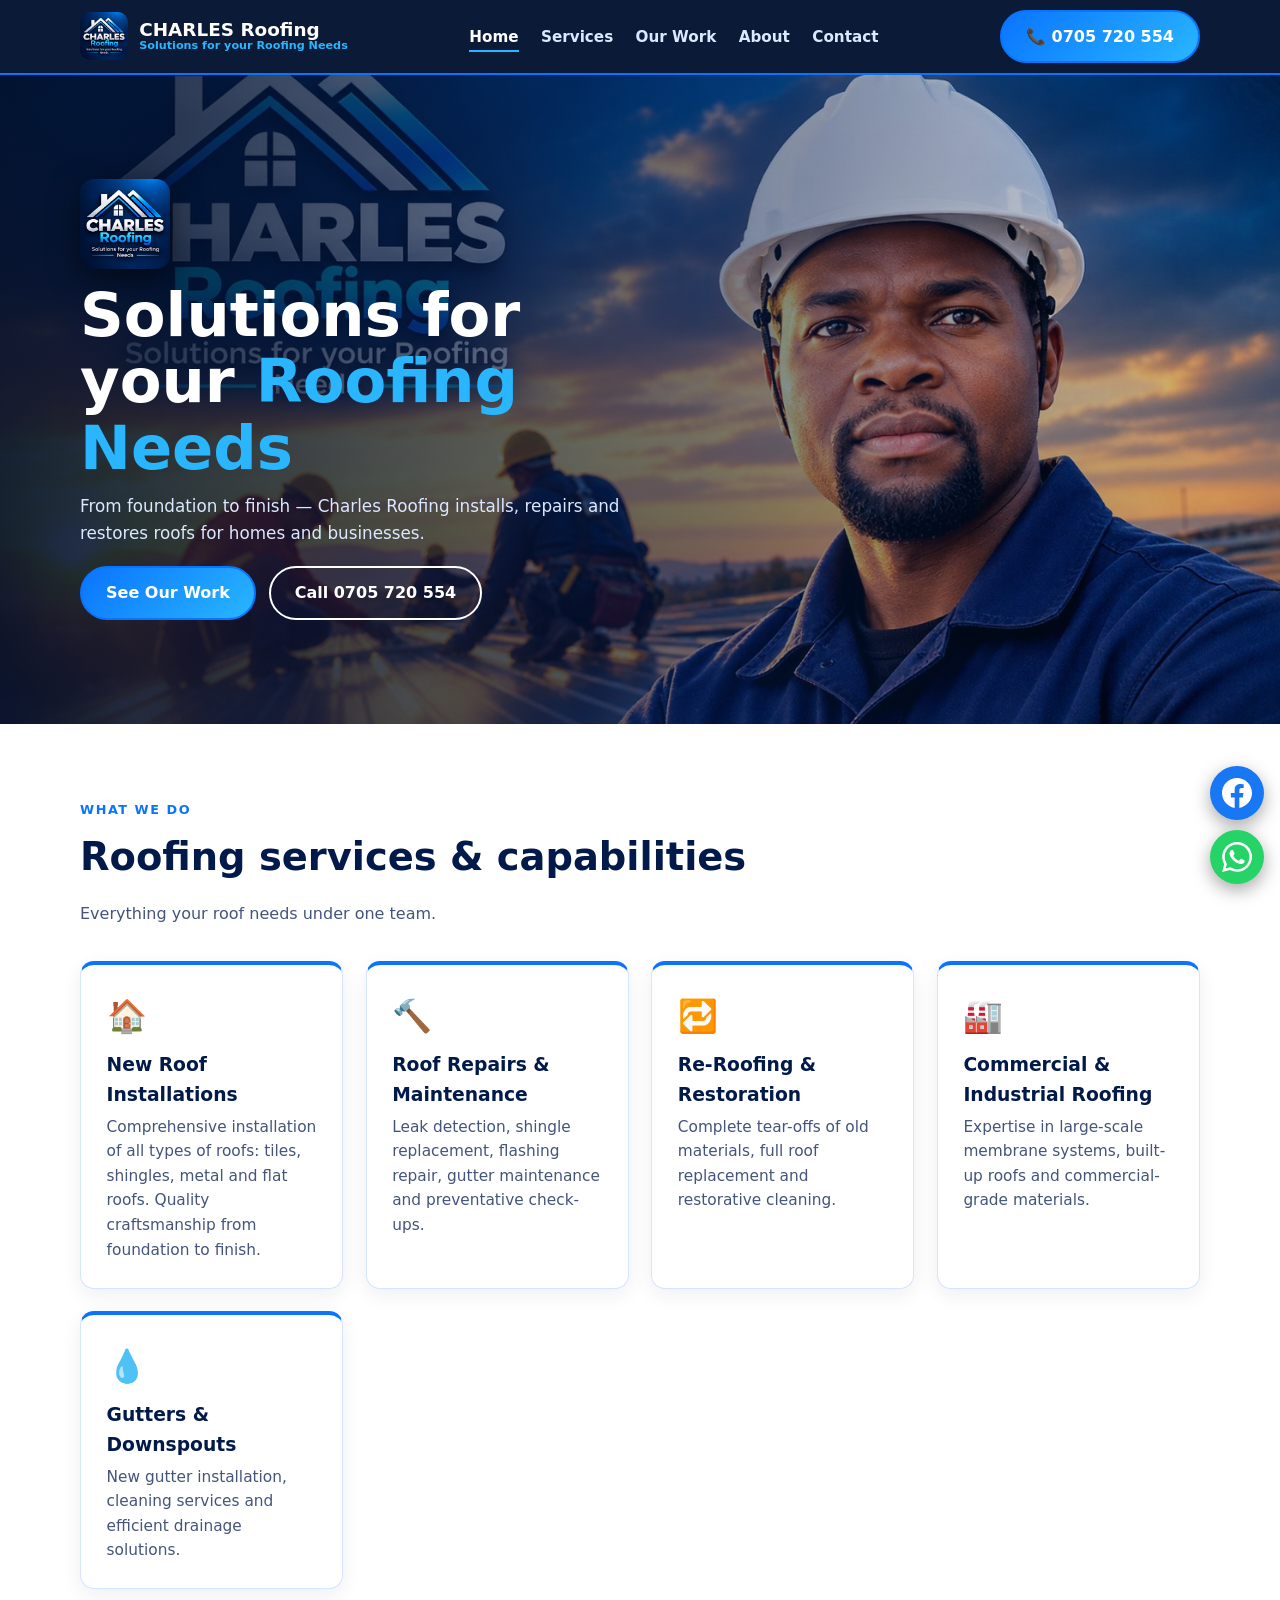
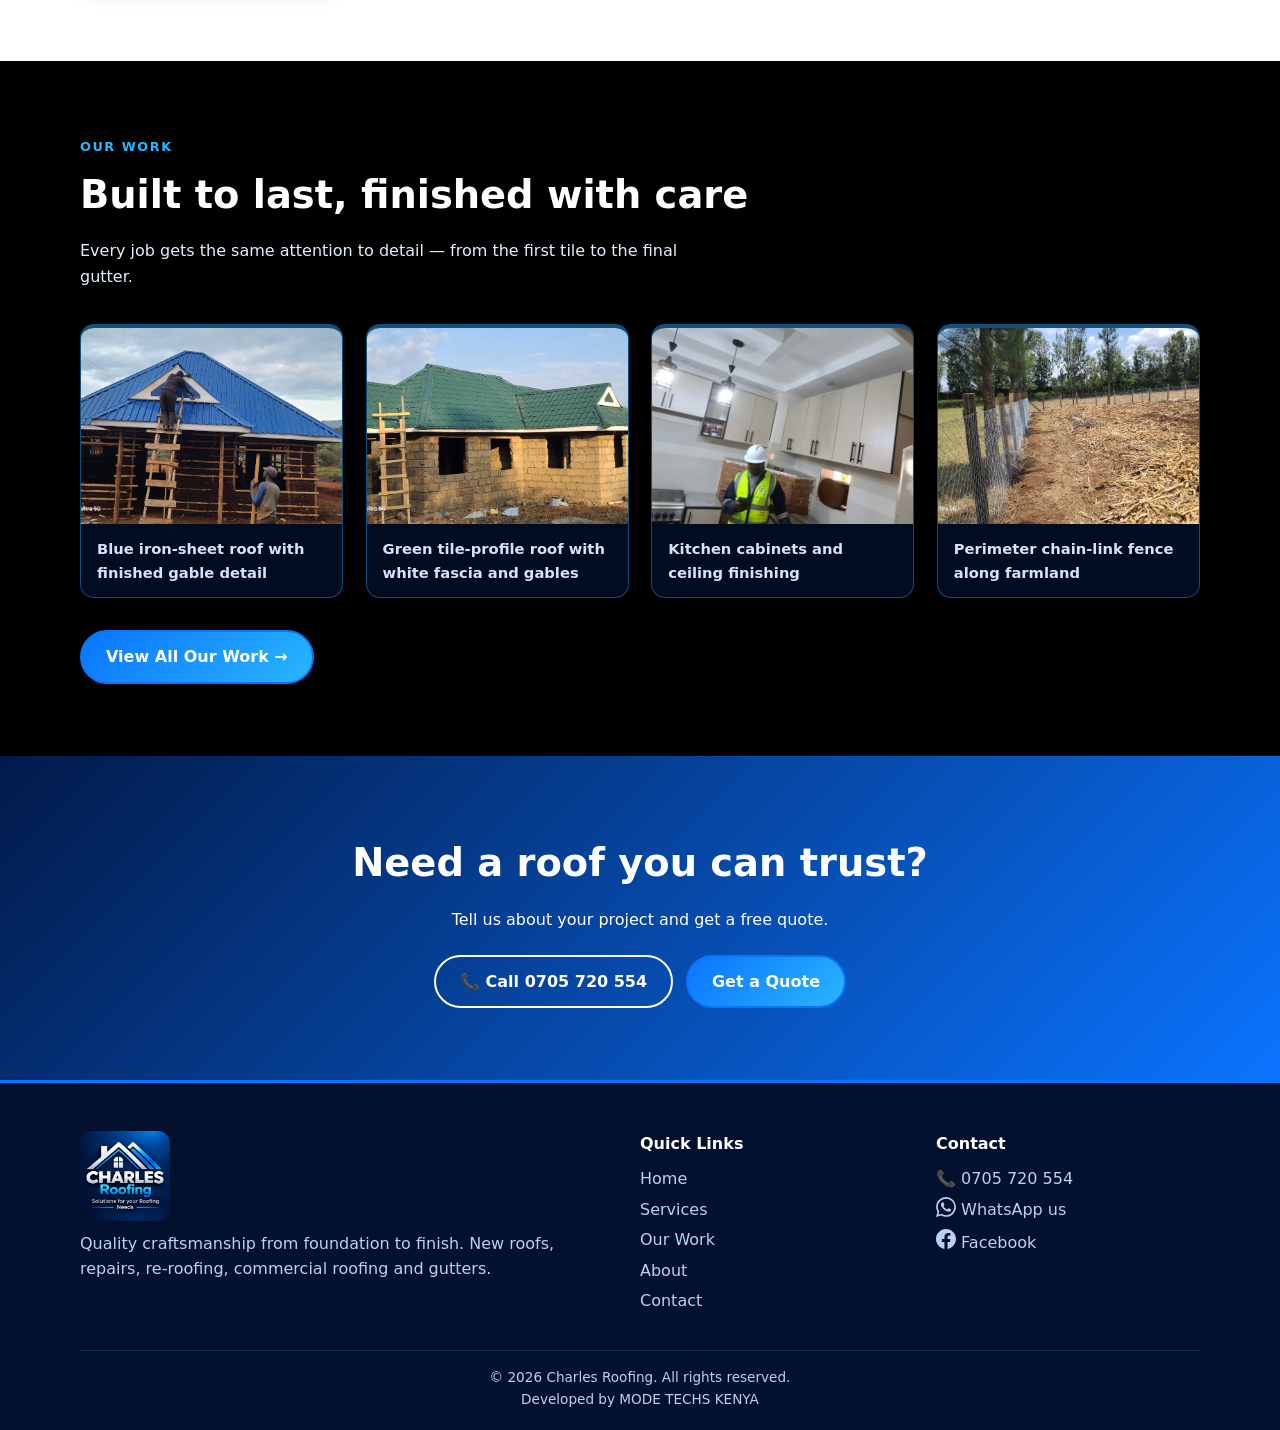
<file: index.html>
<!DOCTYPE html><html lang="en"><head><meta charset="utf-8"><meta name="viewport" content="width=device-width,initial-scale=1">
<title>Home | Charles Roofing – Solutions for your Roofing Needs</title>
<meta name="description" content="Charles Roofing in Kiamunyi, Nakuru County: new roof installations, roof repairs, re-roofing, commercial roofing and gutters. Call 0705 720 554."><meta property="og:description" content="Charles Roofing: new roof installations, repairs, re-roofing, commercial roofing and gutters. Call 0705 720 554."><meta property="og:title" content="Charles Roofing – Solutions for your Roofing Needs">
<link rel="icon" href="/favicon.ico" sizes="any"><link rel="icon" type="image/png" href="/images/favicon-192.png" sizes="192x192"><link rel="apple-touch-icon" href="/images/favicon-192.png"><link rel="stylesheet" href="style.css"><script type="application/ld+json">{"@context":"https://schema.org","@type":"RoofingContractor","name":"Charles Roofing","url":"https://charlesroofing.co.ke","logo":"https://charlesroofing.co.ke/images/logo.png","image":"https://charlesroofing.co.ke/images/hero.jpg","telephone":"+254705720554","areaServed":[{"@type":"Place","name":"Kiamunyi"},{"@type":"AdministrativeArea","name":"Nakuru County"}],"address":{"@type":"PostalAddress","addressLocality":"Kiamunyi","addressRegion":"Nakuru County","addressCountry":"KE"},"description":"New roof installations, roof repairs and maintenance, re-roofing and restoration, commercial roofing and gutters.","sameAs":["https://www.facebook.com/share/19fFmMSjqj/"]}</script><link rel="canonical" href="https://charlesroofing.co.ke/"><meta property="og:type" content="website"><meta property="og:site_name" content="Charles Roofing"><meta property="og:image" content="https://charlesroofing.co.ke/images/share.jpg"><meta property="og:image:width" content="1200"><meta property="og:image:height" content="660"><meta name="twitter:card" content="summary_large_image"><meta name="twitter:image" content="https://charlesroofing.co.ke/images/share.jpg"><script type="application/ld+json">{"@context":"https://schema.org","@type":"WebSite","name":"Charles Roofing","url":"https://charlesroofing.co.ke/"}</script></head><body>
<header><div class="wrap nav"><a class="brand" href="index.html"><img src="images/logo.png" alt="Charles Roofing logo"><span>CHARLES Roofing<small>Solutions for your Roofing Needs</small></span></a>
<nav><button class="burger" aria-label="Menu">☰</button><ul><li><a href="index.html" class=on>Home</a></li><li><a href="services.html">Services</a></li><li><a href="work.html">Our Work</a></li><li><a href="about.html">About</a></li><li><a href="contact.html">Contact</a></li></ul></nav><a class="btn cta-h" href="tel:+254705720554">📞 0705 720 554</a></div></header>
<section class="hero"><div class="wrap"><div class="box"><img class="logo" src="images/logo.png" alt="Charles Roofing"><h1>Solutions for your <span>Roofing Needs</span></h1><p>From foundation to finish — Charles Roofing installs, repairs and restores roofs for homes and businesses.</p><div class="btns"><a class="btn" href="work.html">See Our Work</a><a class="btn ghost" href="tel:+254705720554">Call 0705 720 554</a></div></div></div></section>
<section><div class="wrap"><span class="tag">What we do</span><h2>Roofing services &amp; capabilities</h2><p class="lead">Everything your roof needs under one team.</p><div class="grid"><div class="card"><div class="ic">🏠</div><h3>New Roof Installations</h3><p>Comprehensive installation of all types of roofs: tiles, shingles, metal and flat roofs. Quality craftsmanship from foundation to finish.</p></div><div class="card"><div class="ic">🔨</div><h3>Roof Repairs & Maintenance</h3><p>Leak detection, shingle replacement, flashing repair, gutter maintenance and preventative check-ups.</p></div><div class="card"><div class="ic">🔁</div><h3>Re-Roofing & Restoration</h3><p>Complete tear-offs of old materials, full roof replacement and restorative cleaning.</p></div><div class="card"><div class="ic">🏭</div><h3>Commercial & Industrial Roofing</h3><p>Expertise in large-scale membrane systems, built-up roofs and commercial-grade materials.</p></div><div class="card"><div class="ic">💧</div><h3>Gutters & Downspouts</h3><p>New gutter installation, cleaning services and efficient drainage solutions.</p></div></div></div></section>
<section class="work"><video autoplay muted loop playsinline src="video/work-bg.mp4"></video><div class="wrap"><span class="tag">Our Work</span><h2>Built to last, finished with care</h2><p class="lead">Every job gets the same attention to detail — from the first tile to the final gutter.</p><div class="grid"><a class="card pv" href="work.html"><img src="images/work/blue-roof.jpg" alt="Blue iron-sheet roof with finished gable detail"><p>Blue iron-sheet roof with finished gable detail</p></a><a class="card pv" href="work.html"><img src="images/work/green-roof.jpg" alt="Green tile-profile roof with white fascia and gables"><p>Green tile-profile roof with white fascia and gables</p></a><a class="card pv" href="work.html"><img src="images/work/kitchen.jpg" alt="Kitchen cabinets and ceiling finishing"><p>Kitchen cabinets and ceiling finishing</p></a><a class="card pv" href="work.html"><img src="images/work/fence-2.jpg" alt="Perimeter chain-link fence along farmland"><p>Perimeter chain-link fence along farmland</p></a></div><p style="margin-top:2rem"><a class="btn" href="work.html">View All Our Work →</a></p></div></section><section class="cta"><div class="wrap"><h2>Need a roof you can trust?</h2><p>Tell us about your project and get a free quote.</p><div class="btns"><a class="btn ghost" href="tel:+254705720554">📞 Call 0705 720 554</a><a class="btn" href="contact.html">Get a Quote</a></div></div></section>
<footer><div class="wrap"><div class="fg"><div><img src="images/logo.png" alt="Charles Roofing"><p>Quality craftsmanship from foundation to finish. New roofs, repairs, re-roofing, commercial roofing and gutters.</p></div>
<div><h4>Quick Links</h4><ul><li><a href="index.html" class=on>Home</a></li><li><a href="services.html">Services</a></li><li><a href="work.html">Our Work</a></li><li><a href="about.html">About</a></li><li><a href="contact.html">Contact</a></li></ul></div><div><h4>Contact</h4><ul><li><a href="tel:+254705720554">📞 0705 720 554</a></li><li><a href="https://wa.me/254705720554"><span class="ico"><svg viewBox="0 0 24 24" fill="currentColor" aria-hidden="true"><path d="M17.472 14.382c-.297-.149-1.758-.867-2.03-.967-.273-.099-.471-.148-.67.15-.197.297-.767.966-.94 1.164-.173.199-.347.223-.644.075-.297-.15-1.255-.463-2.39-1.475-.883-.788-1.48-1.761-1.653-2.059-.173-.297-.018-.458.13-.606.134-.133.298-.347.446-.52.149-.174.198-.298.298-.497.099-.198.05-.371-.025-.52-.075-.149-.669-1.612-.916-2.207-.242-.579-.487-.5-.669-.51-.173-.008-.371-.01-.57-.01-.198 0-.52.074-.792.372-.272.297-1.04 1.016-1.04 2.479 0 1.462 1.065 2.875 1.213 3.074.149.198 2.096 3.2 5.077 4.487.709.306 1.262.489 1.694.625.712.227 1.36.195 1.871.118.571-.085 1.758-.719 2.006-1.413.248-.694.248-1.289.173-1.413-.074-.124-.272-.198-.57-.347m-5.421 7.403h-.004a9.87 9.87 0 01-5.031-1.378l-.361-.214-3.741.982.998-3.648-.235-.374a9.86 9.86 0 01-1.51-5.26c.001-5.45 4.436-9.884 9.888-9.884 2.64 0 5.122 1.03 6.988 2.898a9.825 9.825 0 012.893 6.994c-.003 5.45-4.437 9.884-9.885 9.884m8.413-18.297A11.815 11.815 0 0012.05 0C5.495 0 .16 5.335.157 11.892c0 2.096.547 4.142 1.588 5.945L.057 24l6.305-1.654a11.882 11.882 0 005.683 1.448h.005c6.554 0 11.89-5.335 11.893-11.893a11.821 11.821 0 00-3.48-8.413z"/></svg></span> WhatsApp us</a></li><li><a href="https://www.facebook.com/share/19fFmMSjqj/" target="_blank" rel="noopener"><span class="ico"><svg viewBox="0 0 24 24" fill="currentColor" aria-hidden="true"><path d="M24 12.073c0-6.627-5.373-12-12-12s-12 5.373-12 12c0 5.99 4.388 10.954 10.125 11.854v-8.385H7.078v-3.47h3.047V9.43c0-3.007 1.792-4.669 4.533-4.669 1.312 0 2.686.235 2.686.235v2.953H15.83c-1.491 0-1.956.925-1.956 1.874v2.25h3.328l-.532 3.47h-2.796v8.385C19.612 23.027 24 18.062 24 12.073z"/></svg></span> Facebook</a></li></ul></div></div>
<p class="copy">© <script>document.write(new Date().getFullYear())</script> Charles Roofing. All rights reserved.<br>Developed by MODE TECHS KENYA</p></div></footer>
<a class="fb" href="https://www.facebook.com/share/19fFmMSjqj/" target="_blank" rel="noopener" aria-label="Facebook"><svg viewBox="0 0 24 24" fill="currentColor" aria-hidden="true"><path d="M24 12.073c0-6.627-5.373-12-12-12s-12 5.373-12 12c0 5.99 4.388 10.954 10.125 11.854v-8.385H7.078v-3.47h3.047V9.43c0-3.007 1.792-4.669 4.533-4.669 1.312 0 2.686.235 2.686.235v2.953H15.83c-1.491 0-1.956.925-1.956 1.874v2.25h3.328l-.532 3.47h-2.796v8.385C19.612 23.027 24 18.062 24 12.073z"/></svg></a><a class="wa" href="https://wa.me/254705720554" target="_blank" rel="noopener" aria-label="WhatsApp"><svg viewBox="0 0 24 24" fill="currentColor" aria-hidden="true"><path d="M17.472 14.382c-.297-.149-1.758-.867-2.03-.967-.273-.099-.471-.148-.67.15-.197.297-.767.966-.94 1.164-.173.199-.347.223-.644.075-.297-.15-1.255-.463-2.39-1.475-.883-.788-1.48-1.761-1.653-2.059-.173-.297-.018-.458.13-.606.134-.133.298-.347.446-.52.149-.174.198-.298.298-.497.099-.198.05-.371-.025-.52-.075-.149-.669-1.612-.916-2.207-.242-.579-.487-.5-.669-.51-.173-.008-.371-.01-.57-.01-.198 0-.52.074-.792.372-.272.297-1.04 1.016-1.04 2.479 0 1.462 1.065 2.875 1.213 3.074.149.198 2.096 3.2 5.077 4.487.709.306 1.262.489 1.694.625.712.227 1.36.195 1.871.118.571-.085 1.758-.719 2.006-1.413.248-.694.248-1.289.173-1.413-.074-.124-.272-.198-.57-.347m-5.421 7.403h-.004a9.87 9.87 0 01-5.031-1.378l-.361-.214-3.741.982.998-3.648-.235-.374a9.86 9.86 0 01-1.51-5.26c.001-5.45 4.436-9.884 9.888-9.884 2.64 0 5.122 1.03 6.988 2.898a9.825 9.825 0 012.893 6.994c-.003 5.45-4.437 9.884-9.885 9.884m8.413-18.297A11.815 11.815 0 0012.05 0C5.495 0 .16 5.335.157 11.892c0 2.096.547 4.142 1.588 5.945L.057 24l6.305-1.654a11.882 11.882 0 005.683 1.448h.005c6.554 0 11.89-5.335 11.893-11.893a11.821 11.821 0 00-3.48-8.413z"/></svg></a><script src="script.js"></script></body></html>
</file>
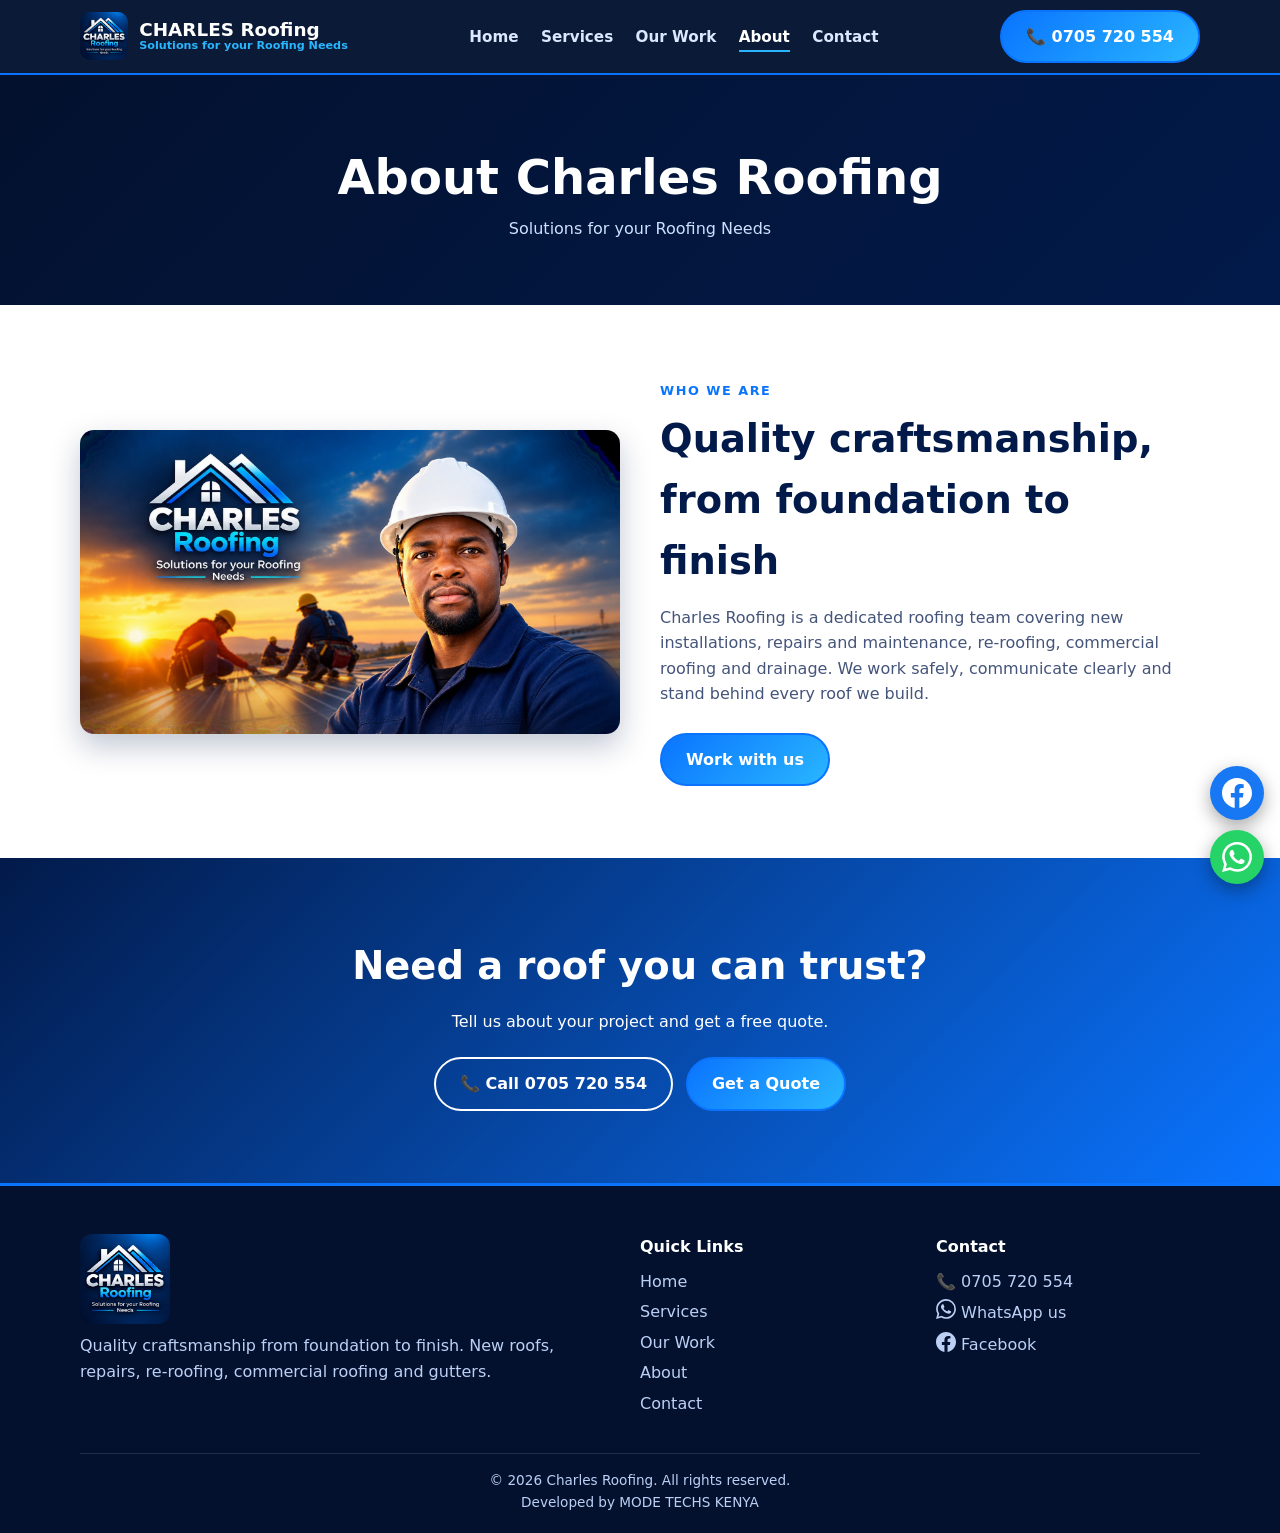
<file: about.html>
<!DOCTYPE html><html lang="en"><head><meta charset="utf-8"><meta name="viewport" content="width=device-width,initial-scale=1">
<title>About | Charles Roofing – Solutions for your Roofing Needs</title>
<meta name="description" content="Charles Roofing in Kiamunyi, Nakuru County: new roof installations, roof repairs, re-roofing, commercial roofing and gutters. Call 0705 720 554."><meta property="og:description" content="Charles Roofing: new roof installations, repairs, re-roofing, commercial roofing and gutters. Call 0705 720 554."><meta property="og:title" content="Charles Roofing – Solutions for your Roofing Needs">
<link rel="icon" href="/favicon.ico" sizes="any"><link rel="icon" type="image/png" href="/images/favicon-192.png" sizes="192x192"><link rel="apple-touch-icon" href="/images/favicon-192.png"><link rel="stylesheet" href="style.css"><link rel="canonical" href="https://charlesroofing.co.ke/about.html"><meta property="og:type" content="website"><meta property="og:site_name" content="Charles Roofing"><meta property="og:image" content="https://charlesroofing.co.ke/images/share.jpg"><meta property="og:image:width" content="1200"><meta property="og:image:height" content="660"><meta name="twitter:card" content="summary_large_image"><meta name="twitter:image" content="https://charlesroofing.co.ke/images/share.jpg"></head><body>
<header><div class="wrap nav"><a class="brand" href="index.html"><img src="images/logo.png" alt="Charles Roofing logo"><span>CHARLES Roofing<small>Solutions for your Roofing Needs</small></span></a>
<nav><button class="burger" aria-label="Menu">☰</button><ul><li><a href="index.html">Home</a></li><li><a href="services.html">Services</a></li><li><a href="work.html">Our Work</a></li><li><a href="about.html" class=on>About</a></li><li><a href="contact.html">Contact</a></li></ul></nav><a class="btn cta-h" href="tel:+254705720554">📞 0705 720 554</a></div></header>
<div class="page-head"><h1>About Charles Roofing</h1><p>Solutions for your Roofing Needs</p></div><section><div class="wrap split"><img src="images/hero.jpg" alt="Charles Roofing team at work"><div><span class="tag">Who we are</span><h2>Quality craftsmanship, from foundation to finish</h2><p class="lead">Charles Roofing is a dedicated roofing team covering new installations, repairs and maintenance, re-roofing, commercial roofing and drainage. We work safely, communicate clearly and stand behind every roof we build.</p><br><a class="btn" href="contact.html">Work with us</a></div></div></section><section class="cta"><div class="wrap"><h2>Need a roof you can trust?</h2><p>Tell us about your project and get a free quote.</p><div class="btns"><a class="btn ghost" href="tel:+254705720554">📞 Call 0705 720 554</a><a class="btn" href="contact.html">Get a Quote</a></div></div></section>
<footer><div class="wrap"><div class="fg"><div><img src="images/logo.png" alt="Charles Roofing"><p>Quality craftsmanship from foundation to finish. New roofs, repairs, re-roofing, commercial roofing and gutters.</p></div>
<div><h4>Quick Links</h4><ul><li><a href="index.html">Home</a></li><li><a href="services.html">Services</a></li><li><a href="work.html">Our Work</a></li><li><a href="about.html" class=on>About</a></li><li><a href="contact.html">Contact</a></li></ul></div><div><h4>Contact</h4><ul><li><a href="tel:+254705720554">📞 0705 720 554</a></li><li><a href="https://wa.me/254705720554"><span class="ico"><svg viewBox="0 0 24 24" fill="currentColor" aria-hidden="true"><path d="M17.472 14.382c-.297-.149-1.758-.867-2.03-.967-.273-.099-.471-.148-.67.15-.197.297-.767.966-.94 1.164-.173.199-.347.223-.644.075-.297-.15-1.255-.463-2.39-1.475-.883-.788-1.48-1.761-1.653-2.059-.173-.297-.018-.458.13-.606.134-.133.298-.347.446-.52.149-.174.198-.298.298-.497.099-.198.05-.371-.025-.52-.075-.149-.669-1.612-.916-2.207-.242-.579-.487-.5-.669-.51-.173-.008-.371-.01-.57-.01-.198 0-.52.074-.792.372-.272.297-1.04 1.016-1.04 2.479 0 1.462 1.065 2.875 1.213 3.074.149.198 2.096 3.2 5.077 4.487.709.306 1.262.489 1.694.625.712.227 1.36.195 1.871.118.571-.085 1.758-.719 2.006-1.413.248-.694.248-1.289.173-1.413-.074-.124-.272-.198-.57-.347m-5.421 7.403h-.004a9.87 9.87 0 01-5.031-1.378l-.361-.214-3.741.982.998-3.648-.235-.374a9.86 9.86 0 01-1.51-5.26c.001-5.45 4.436-9.884 9.888-9.884 2.64 0 5.122 1.03 6.988 2.898a9.825 9.825 0 012.893 6.994c-.003 5.45-4.437 9.884-9.885 9.884m8.413-18.297A11.815 11.815 0 0012.05 0C5.495 0 .16 5.335.157 11.892c0 2.096.547 4.142 1.588 5.945L.057 24l6.305-1.654a11.882 11.882 0 005.683 1.448h.005c6.554 0 11.89-5.335 11.893-11.893a11.821 11.821 0 00-3.48-8.413z"/></svg></span> WhatsApp us</a></li><li><a href="https://www.facebook.com/share/19fFmMSjqj/" target="_blank" rel="noopener"><span class="ico"><svg viewBox="0 0 24 24" fill="currentColor" aria-hidden="true"><path d="M24 12.073c0-6.627-5.373-12-12-12s-12 5.373-12 12c0 5.99 4.388 10.954 10.125 11.854v-8.385H7.078v-3.47h3.047V9.43c0-3.007 1.792-4.669 4.533-4.669 1.312 0 2.686.235 2.686.235v2.953H15.83c-1.491 0-1.956.925-1.956 1.874v2.25h3.328l-.532 3.47h-2.796v8.385C19.612 23.027 24 18.062 24 12.073z"/></svg></span> Facebook</a></li></ul></div></div>
<p class="copy">© <script>document.write(new Date().getFullYear())</script> Charles Roofing. All rights reserved.<br>Developed by MODE TECHS KENYA</p></div></footer>
<a class="fb" href="https://www.facebook.com/share/19fFmMSjqj/" target="_blank" rel="noopener" aria-label="Facebook"><svg viewBox="0 0 24 24" fill="currentColor" aria-hidden="true"><path d="M24 12.073c0-6.627-5.373-12-12-12s-12 5.373-12 12c0 5.99 4.388 10.954 10.125 11.854v-8.385H7.078v-3.47h3.047V9.43c0-3.007 1.792-4.669 4.533-4.669 1.312 0 2.686.235 2.686.235v2.953H15.83c-1.491 0-1.956.925-1.956 1.874v2.25h3.328l-.532 3.47h-2.796v8.385C19.612 23.027 24 18.062 24 12.073z"/></svg></a><a class="wa" href="https://wa.me/254705720554" target="_blank" rel="noopener" aria-label="WhatsApp"><svg viewBox="0 0 24 24" fill="currentColor" aria-hidden="true"><path d="M17.472 14.382c-.297-.149-1.758-.867-2.03-.967-.273-.099-.471-.148-.67.15-.197.297-.767.966-.94 1.164-.173.199-.347.223-.644.075-.297-.15-1.255-.463-2.39-1.475-.883-.788-1.48-1.761-1.653-2.059-.173-.297-.018-.458.13-.606.134-.133.298-.347.446-.52.149-.174.198-.298.298-.497.099-.198.05-.371-.025-.52-.075-.149-.669-1.612-.916-2.207-.242-.579-.487-.5-.669-.51-.173-.008-.371-.01-.57-.01-.198 0-.52.074-.792.372-.272.297-1.04 1.016-1.04 2.479 0 1.462 1.065 2.875 1.213 3.074.149.198 2.096 3.2 5.077 4.487.709.306 1.262.489 1.694.625.712.227 1.36.195 1.871.118.571-.085 1.758-.719 2.006-1.413.248-.694.248-1.289.173-1.413-.074-.124-.272-.198-.57-.347m-5.421 7.403h-.004a9.87 9.87 0 01-5.031-1.378l-.361-.214-3.741.982.998-3.648-.235-.374a9.86 9.86 0 01-1.51-5.26c.001-5.45 4.436-9.884 9.888-9.884 2.64 0 5.122 1.03 6.988 2.898a9.825 9.825 0 012.893 6.994c-.003 5.45-4.437 9.884-9.885 9.884m8.413-18.297A11.815 11.815 0 0012.05 0C5.495 0 .16 5.335.157 11.892c0 2.096.547 4.142 1.588 5.945L.057 24l6.305-1.654a11.882 11.882 0 005.683 1.448h.005c6.554 0 11.89-5.335 11.893-11.893a11.821 11.821 0 00-3.48-8.413z"/></svg></a><script src="script.js"></script></body></html>
</file>
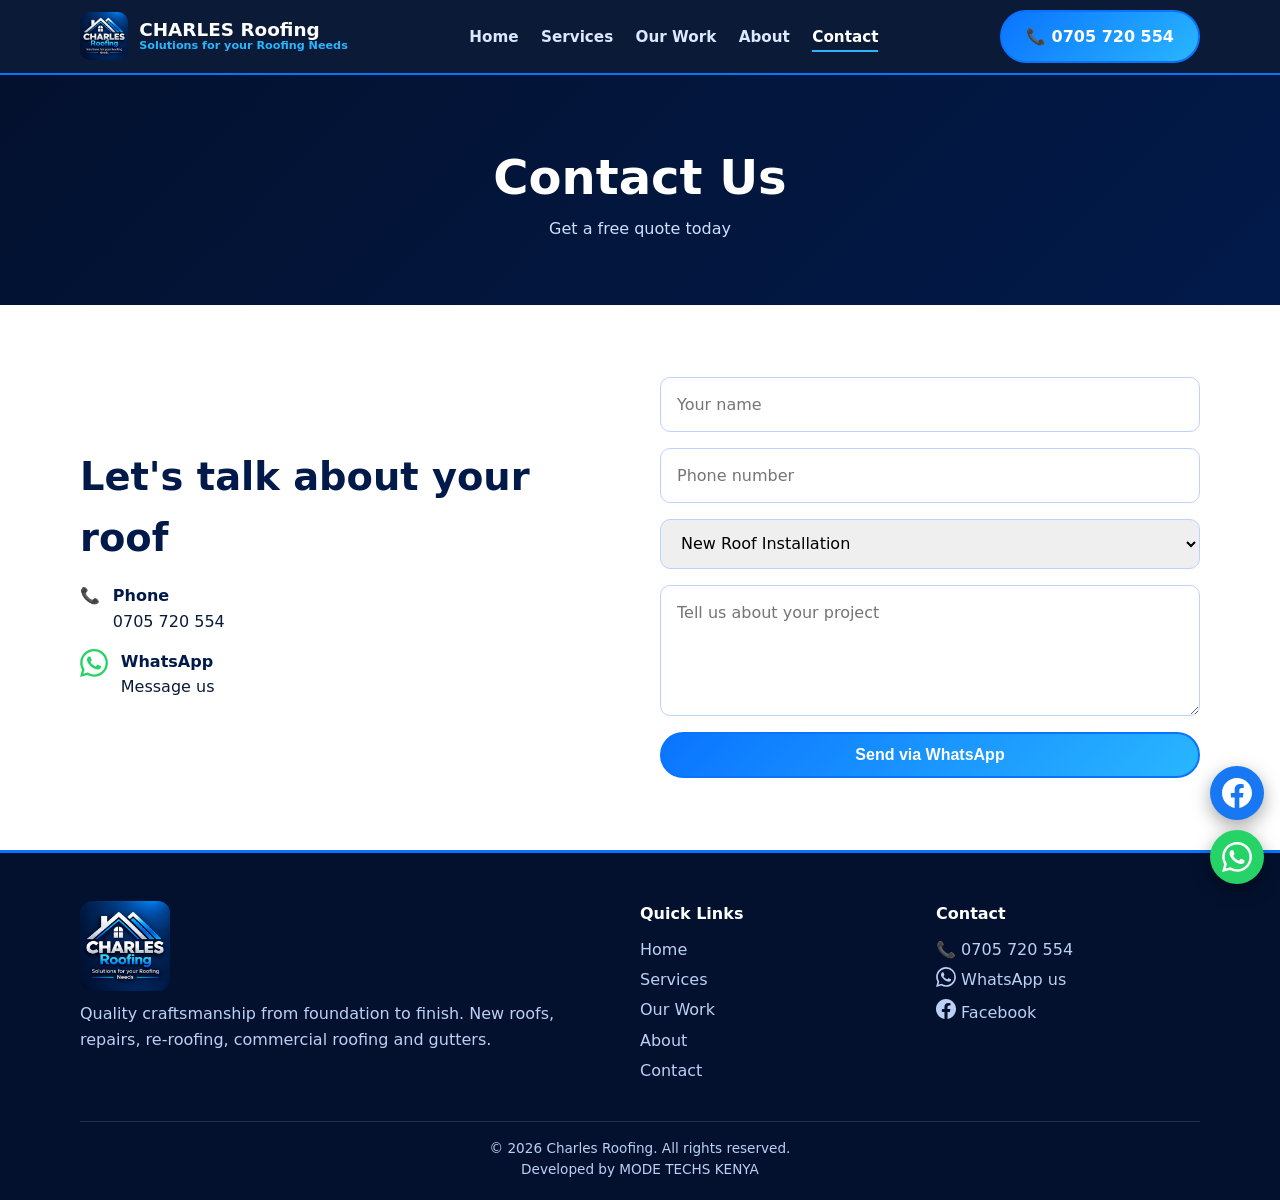
<file: contact.html>
<!DOCTYPE html><html lang="en"><head><meta charset="utf-8"><meta name="viewport" content="width=device-width,initial-scale=1">
<title>Contact | Charles Roofing – Solutions for your Roofing Needs</title>
<meta name="description" content="Charles Roofing in Kiamunyi, Nakuru County: new roof installations, roof repairs, re-roofing, commercial roofing and gutters. Call 0705 720 554."><meta property="og:description" content="Charles Roofing: new roof installations, repairs, re-roofing, commercial roofing and gutters. Call 0705 720 554."><meta property="og:title" content="Charles Roofing – Solutions for your Roofing Needs">
<link rel="icon" href="/favicon.ico" sizes="any"><link rel="icon" type="image/png" href="/images/favicon-192.png" sizes="192x192"><link rel="apple-touch-icon" href="/images/favicon-192.png"><link rel="stylesheet" href="style.css"><link rel="canonical" href="https://charlesroofing.co.ke/contact.html"><meta property="og:type" content="website"><meta property="og:site_name" content="Charles Roofing"><meta property="og:image" content="https://charlesroofing.co.ke/images/share.jpg"><meta property="og:image:width" content="1200"><meta property="og:image:height" content="660"><meta name="twitter:card" content="summary_large_image"><meta name="twitter:image" content="https://charlesroofing.co.ke/images/share.jpg"></head><body>
<header><div class="wrap nav"><a class="brand" href="index.html"><img src="images/logo.png" alt="Charles Roofing logo"><span>CHARLES Roofing<small>Solutions for your Roofing Needs</small></span></a>
<nav><button class="burger" aria-label="Menu">☰</button><ul><li><a href="index.html">Home</a></li><li><a href="services.html">Services</a></li><li><a href="work.html">Our Work</a></li><li><a href="about.html">About</a></li><li><a href="contact.html" class=on>Contact</a></li></ul></nav><a class="btn cta-h" href="tel:+254705720554">📞 0705 720 554</a></div></header>
<div class="page-head"><h1>Contact Us</h1><p>Get a free quote today</p></div><section><div class="wrap split"><div><h2>Let's talk about your roof</h2><div class="ci"><span>📞</span><div><b>Phone</b><a href="tel:+254705720554">0705 720 554</a></div></div><div class="ci"><span class="ico"><svg viewBox="0 0 24 24" fill="currentColor" aria-hidden="true"><path d="M17.472 14.382c-.297-.149-1.758-.867-2.03-.967-.273-.099-.471-.148-.67.15-.197.297-.767.966-.94 1.164-.173.199-.347.223-.644.075-.297-.15-1.255-.463-2.39-1.475-.883-.788-1.48-1.761-1.653-2.059-.173-.297-.018-.458.13-.606.134-.133.298-.347.446-.52.149-.174.198-.298.298-.497.099-.198.05-.371-.025-.52-.075-.149-.669-1.612-.916-2.207-.242-.579-.487-.5-.669-.51-.173-.008-.371-.01-.57-.01-.198 0-.52.074-.792.372-.272.297-1.04 1.016-1.04 2.479 0 1.462 1.065 2.875 1.213 3.074.149.198 2.096 3.2 5.077 4.487.709.306 1.262.489 1.694.625.712.227 1.36.195 1.871.118.571-.085 1.758-.719 2.006-1.413.248-.694.248-1.289.173-1.413-.074-.124-.272-.198-.57-.347m-5.421 7.403h-.004a9.87 9.87 0 01-5.031-1.378l-.361-.214-3.741.982.998-3.648-.235-.374a9.86 9.86 0 01-1.51-5.26c.001-5.45 4.436-9.884 9.888-9.884 2.64 0 5.122 1.03 6.988 2.898a9.825 9.825 0 012.893 6.994c-.003 5.45-4.437 9.884-9.885 9.884m8.413-18.297A11.815 11.815 0 0012.05 0C5.495 0 .16 5.335.157 11.892c0 2.096.547 4.142 1.588 5.945L.057 24l6.305-1.654a11.882 11.882 0 005.683 1.448h.005c6.554 0 11.89-5.335 11.893-11.893a11.821 11.821 0 00-3.48-8.413z"/></svg></span><div><b>WhatsApp</b><a href="https://wa.me/254705720554">Message us</a></div></div></div>
<form id="quote"><input name="name" placeholder="Your name" required><input name="phone" type="tel" placeholder="Phone number" required><select name="service"><option>New Roof Installation</option><option>Roof Repair &amp; Maintenance</option><option>Re-Roofing &amp; Restoration</option><option>Commercial &amp; Industrial Roofing</option><option>Gutters &amp; Downspouts</option></select><textarea name="msg" rows="4" placeholder="Tell us about your project"></textarea><button class="btn" type="submit">Send via WhatsApp</button></form></div></section>
<footer><div class="wrap"><div class="fg"><div><img src="images/logo.png" alt="Charles Roofing"><p>Quality craftsmanship from foundation to finish. New roofs, repairs, re-roofing, commercial roofing and gutters.</p></div>
<div><h4>Quick Links</h4><ul><li><a href="index.html">Home</a></li><li><a href="services.html">Services</a></li><li><a href="work.html">Our Work</a></li><li><a href="about.html">About</a></li><li><a href="contact.html" class=on>Contact</a></li></ul></div><div><h4>Contact</h4><ul><li><a href="tel:+254705720554">📞 0705 720 554</a></li><li><a href="https://wa.me/254705720554"><span class="ico"><svg viewBox="0 0 24 24" fill="currentColor" aria-hidden="true"><path d="M17.472 14.382c-.297-.149-1.758-.867-2.03-.967-.273-.099-.471-.148-.67.15-.197.297-.767.966-.94 1.164-.173.199-.347.223-.644.075-.297-.15-1.255-.463-2.39-1.475-.883-.788-1.48-1.761-1.653-2.059-.173-.297-.018-.458.13-.606.134-.133.298-.347.446-.52.149-.174.198-.298.298-.497.099-.198.05-.371-.025-.52-.075-.149-.669-1.612-.916-2.207-.242-.579-.487-.5-.669-.51-.173-.008-.371-.01-.57-.01-.198 0-.52.074-.792.372-.272.297-1.04 1.016-1.04 2.479 0 1.462 1.065 2.875 1.213 3.074.149.198 2.096 3.2 5.077 4.487.709.306 1.262.489 1.694.625.712.227 1.36.195 1.871.118.571-.085 1.758-.719 2.006-1.413.248-.694.248-1.289.173-1.413-.074-.124-.272-.198-.57-.347m-5.421 7.403h-.004a9.87 9.87 0 01-5.031-1.378l-.361-.214-3.741.982.998-3.648-.235-.374a9.86 9.86 0 01-1.51-5.26c.001-5.45 4.436-9.884 9.888-9.884 2.64 0 5.122 1.03 6.988 2.898a9.825 9.825 0 012.893 6.994c-.003 5.45-4.437 9.884-9.885 9.884m8.413-18.297A11.815 11.815 0 0012.05 0C5.495 0 .16 5.335.157 11.892c0 2.096.547 4.142 1.588 5.945L.057 24l6.305-1.654a11.882 11.882 0 005.683 1.448h.005c6.554 0 11.89-5.335 11.893-11.893a11.821 11.821 0 00-3.48-8.413z"/></svg></span> WhatsApp us</a></li><li><a href="https://www.facebook.com/share/19fFmMSjqj/" target="_blank" rel="noopener"><span class="ico"><svg viewBox="0 0 24 24" fill="currentColor" aria-hidden="true"><path d="M24 12.073c0-6.627-5.373-12-12-12s-12 5.373-12 12c0 5.99 4.388 10.954 10.125 11.854v-8.385H7.078v-3.47h3.047V9.43c0-3.007 1.792-4.669 4.533-4.669 1.312 0 2.686.235 2.686.235v2.953H15.83c-1.491 0-1.956.925-1.956 1.874v2.25h3.328l-.532 3.47h-2.796v8.385C19.612 23.027 24 18.062 24 12.073z"/></svg></span> Facebook</a></li></ul></div></div>
<p class="copy">© <script>document.write(new Date().getFullYear())</script> Charles Roofing. All rights reserved.<br>Developed by MODE TECHS KENYA</p></div></footer>
<a class="fb" href="https://www.facebook.com/share/19fFmMSjqj/" target="_blank" rel="noopener" aria-label="Facebook"><svg viewBox="0 0 24 24" fill="currentColor" aria-hidden="true"><path d="M24 12.073c0-6.627-5.373-12-12-12s-12 5.373-12 12c0 5.99 4.388 10.954 10.125 11.854v-8.385H7.078v-3.47h3.047V9.43c0-3.007 1.792-4.669 4.533-4.669 1.312 0 2.686.235 2.686.235v2.953H15.83c-1.491 0-1.956.925-1.956 1.874v2.25h3.328l-.532 3.47h-2.796v8.385C19.612 23.027 24 18.062 24 12.073z"/></svg></a><a class="wa" href="https://wa.me/254705720554" target="_blank" rel="noopener" aria-label="WhatsApp"><svg viewBox="0 0 24 24" fill="currentColor" aria-hidden="true"><path d="M17.472 14.382c-.297-.149-1.758-.867-2.03-.967-.273-.099-.471-.148-.67.15-.197.297-.767.966-.94 1.164-.173.199-.347.223-.644.075-.297-.15-1.255-.463-2.39-1.475-.883-.788-1.48-1.761-1.653-2.059-.173-.297-.018-.458.13-.606.134-.133.298-.347.446-.52.149-.174.198-.298.298-.497.099-.198.05-.371-.025-.52-.075-.149-.669-1.612-.916-2.207-.242-.579-.487-.5-.669-.51-.173-.008-.371-.01-.57-.01-.198 0-.52.074-.792.372-.272.297-1.04 1.016-1.04 2.479 0 1.462 1.065 2.875 1.213 3.074.149.198 2.096 3.2 5.077 4.487.709.306 1.262.489 1.694.625.712.227 1.36.195 1.871.118.571-.085 1.758-.719 2.006-1.413.248-.694.248-1.289.173-1.413-.074-.124-.272-.198-.57-.347m-5.421 7.403h-.004a9.87 9.87 0 01-5.031-1.378l-.361-.214-3.741.982.998-3.648-.235-.374a9.86 9.86 0 01-1.51-5.26c.001-5.45 4.436-9.884 9.888-9.884 2.64 0 5.122 1.03 6.988 2.898a9.825 9.825 0 012.893 6.994c-.003 5.45-4.437 9.884-9.885 9.884m8.413-18.297A11.815 11.815 0 0012.05 0C5.495 0 .16 5.335.157 11.892c0 2.096.547 4.142 1.588 5.945L.057 24l6.305-1.654a11.882 11.882 0 005.683 1.448h.005c6.554 0 11.89-5.335 11.893-11.893a11.821 11.821 0 00-3.48-8.413z"/></svg></a><script src="script.js"></script></body></html>
</file>
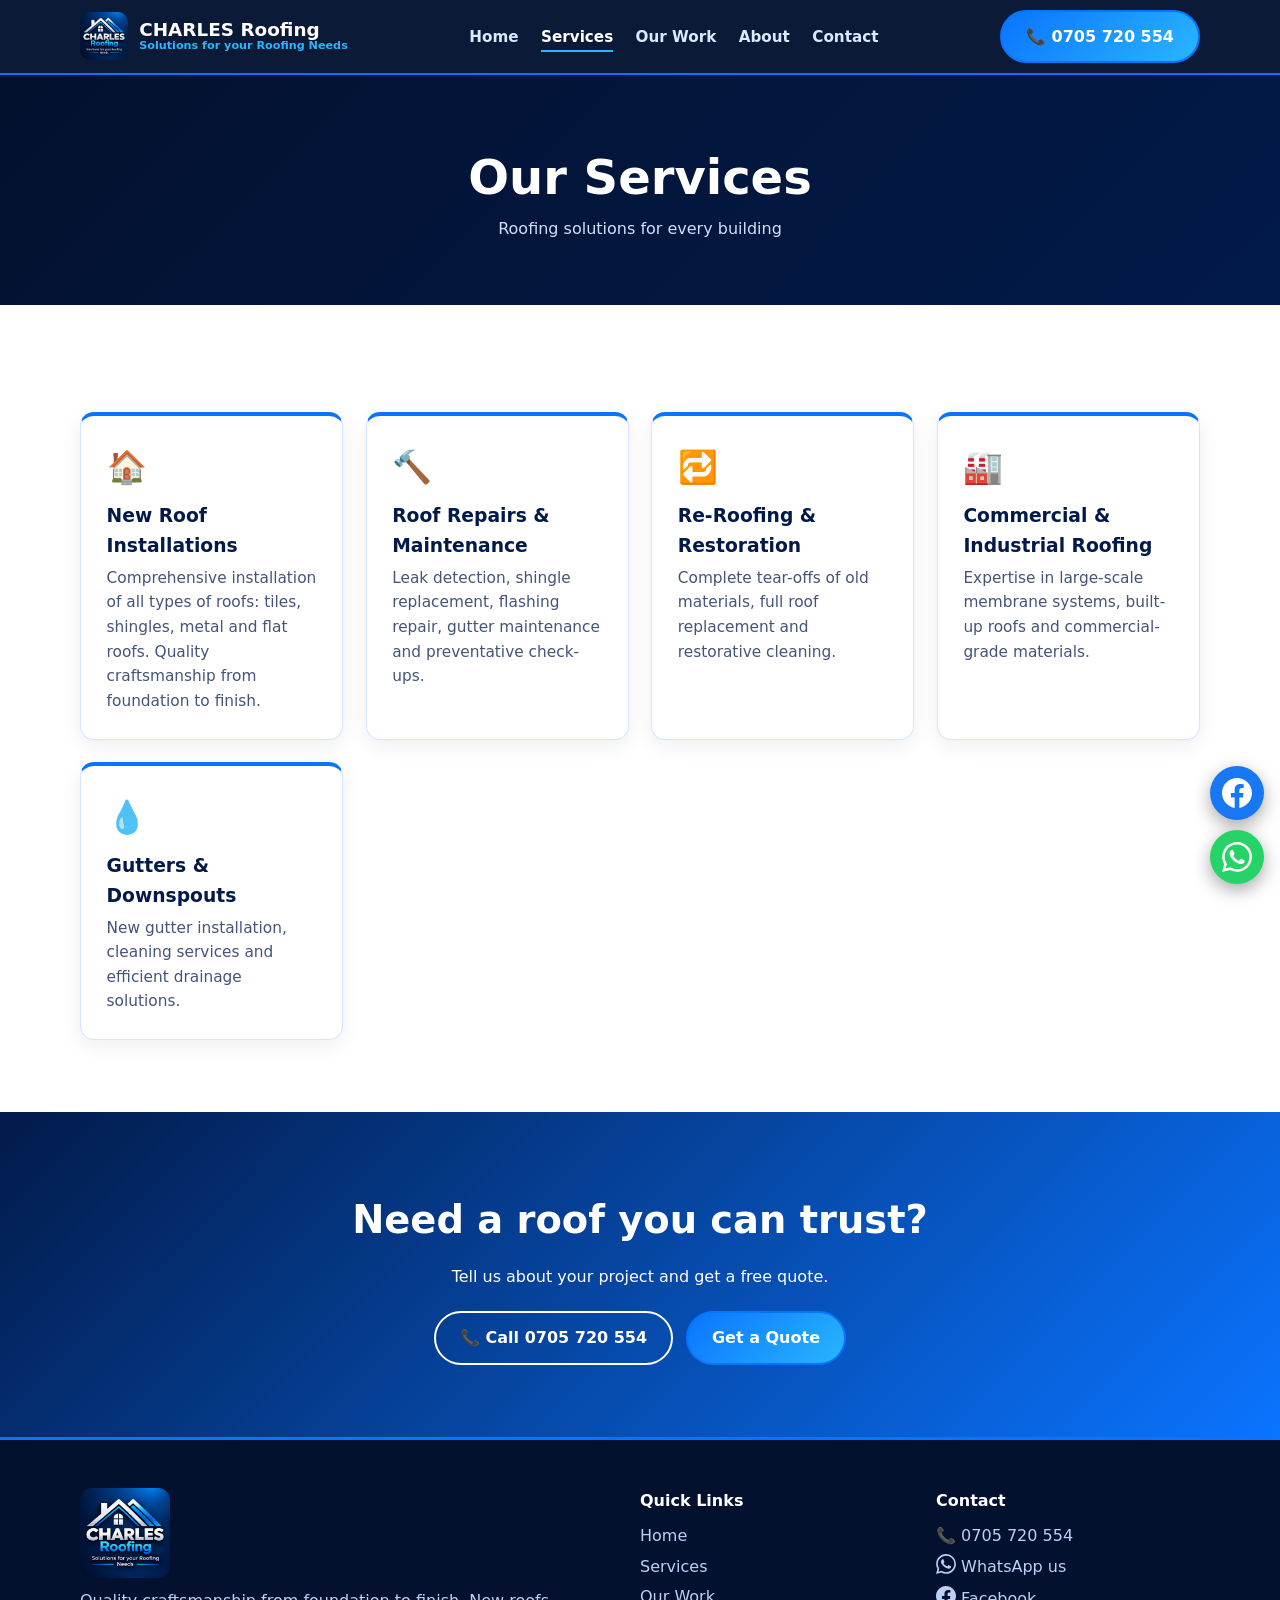
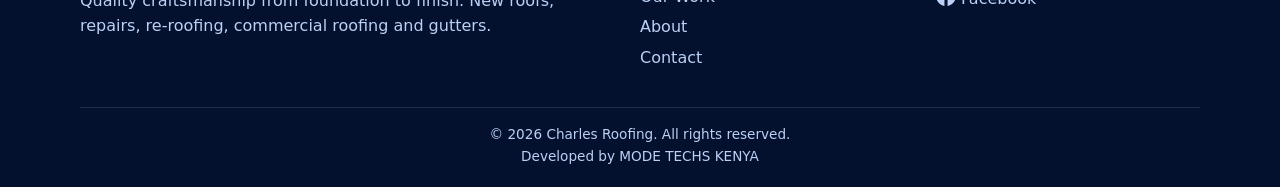
<file: services.html>
<!DOCTYPE html><html lang="en"><head><meta charset="utf-8"><meta name="viewport" content="width=device-width,initial-scale=1">
<title>Services | Charles Roofing – Solutions for your Roofing Needs</title>
<meta name="description" content="Charles Roofing in Kiamunyi, Nakuru County: new roof installations, roof repairs, re-roofing, commercial roofing and gutters. Call 0705 720 554."><meta property="og:description" content="Charles Roofing: new roof installations, repairs, re-roofing, commercial roofing and gutters. Call 0705 720 554."><meta property="og:title" content="Charles Roofing – Solutions for your Roofing Needs">
<link rel="icon" href="/favicon.ico" sizes="any"><link rel="icon" type="image/png" href="/images/favicon-192.png" sizes="192x192"><link rel="apple-touch-icon" href="/images/favicon-192.png"><link rel="stylesheet" href="style.css"><link rel="canonical" href="https://charlesroofing.co.ke/services.html"><meta property="og:type" content="website"><meta property="og:site_name" content="Charles Roofing"><meta property="og:image" content="https://charlesroofing.co.ke/images/share.jpg"><meta property="og:image:width" content="1200"><meta property="og:image:height" content="660"><meta name="twitter:card" content="summary_large_image"><meta name="twitter:image" content="https://charlesroofing.co.ke/images/share.jpg"></head><body>
<header><div class="wrap nav"><a class="brand" href="index.html"><img src="images/logo.png" alt="Charles Roofing logo"><span>CHARLES Roofing<small>Solutions for your Roofing Needs</small></span></a>
<nav><button class="burger" aria-label="Menu">☰</button><ul><li><a href="index.html">Home</a></li><li><a href="services.html" class=on>Services</a></li><li><a href="work.html">Our Work</a></li><li><a href="about.html">About</a></li><li><a href="contact.html">Contact</a></li></ul></nav><a class="btn cta-h" href="tel:+254705720554">📞 0705 720 554</a></div></header>
<div class="page-head"><h1>Our Services</h1><p>Roofing solutions for every building</p></div><section><div class="wrap"><div class="grid"><div class="card"><div class="ic">🏠</div><h3>New Roof Installations</h3><p>Comprehensive installation of all types of roofs: tiles, shingles, metal and flat roofs. Quality craftsmanship from foundation to finish.</p></div><div class="card"><div class="ic">🔨</div><h3>Roof Repairs & Maintenance</h3><p>Leak detection, shingle replacement, flashing repair, gutter maintenance and preventative check-ups.</p></div><div class="card"><div class="ic">🔁</div><h3>Re-Roofing & Restoration</h3><p>Complete tear-offs of old materials, full roof replacement and restorative cleaning.</p></div><div class="card"><div class="ic">🏭</div><h3>Commercial & Industrial Roofing</h3><p>Expertise in large-scale membrane systems, built-up roofs and commercial-grade materials.</p></div><div class="card"><div class="ic">💧</div><h3>Gutters & Downspouts</h3><p>New gutter installation, cleaning services and efficient drainage solutions.</p></div></div></div></section><section class="cta"><div class="wrap"><h2>Need a roof you can trust?</h2><p>Tell us about your project and get a free quote.</p><div class="btns"><a class="btn ghost" href="tel:+254705720554">📞 Call 0705 720 554</a><a class="btn" href="contact.html">Get a Quote</a></div></div></section>
<footer><div class="wrap"><div class="fg"><div><img src="images/logo.png" alt="Charles Roofing"><p>Quality craftsmanship from foundation to finish. New roofs, repairs, re-roofing, commercial roofing and gutters.</p></div>
<div><h4>Quick Links</h4><ul><li><a href="index.html">Home</a></li><li><a href="services.html" class=on>Services</a></li><li><a href="work.html">Our Work</a></li><li><a href="about.html">About</a></li><li><a href="contact.html">Contact</a></li></ul></div><div><h4>Contact</h4><ul><li><a href="tel:+254705720554">📞 0705 720 554</a></li><li><a href="https://wa.me/254705720554"><span class="ico"><svg viewBox="0 0 24 24" fill="currentColor" aria-hidden="true"><path d="M17.472 14.382c-.297-.149-1.758-.867-2.03-.967-.273-.099-.471-.148-.67.15-.197.297-.767.966-.94 1.164-.173.199-.347.223-.644.075-.297-.15-1.255-.463-2.39-1.475-.883-.788-1.48-1.761-1.653-2.059-.173-.297-.018-.458.13-.606.134-.133.298-.347.446-.52.149-.174.198-.298.298-.497.099-.198.05-.371-.025-.52-.075-.149-.669-1.612-.916-2.207-.242-.579-.487-.5-.669-.51-.173-.008-.371-.01-.57-.01-.198 0-.52.074-.792.372-.272.297-1.04 1.016-1.04 2.479 0 1.462 1.065 2.875 1.213 3.074.149.198 2.096 3.2 5.077 4.487.709.306 1.262.489 1.694.625.712.227 1.36.195 1.871.118.571-.085 1.758-.719 2.006-1.413.248-.694.248-1.289.173-1.413-.074-.124-.272-.198-.57-.347m-5.421 7.403h-.004a9.87 9.87 0 01-5.031-1.378l-.361-.214-3.741.982.998-3.648-.235-.374a9.86 9.86 0 01-1.51-5.26c.001-5.45 4.436-9.884 9.888-9.884 2.64 0 5.122 1.03 6.988 2.898a9.825 9.825 0 012.893 6.994c-.003 5.45-4.437 9.884-9.885 9.884m8.413-18.297A11.815 11.815 0 0012.05 0C5.495 0 .16 5.335.157 11.892c0 2.096.547 4.142 1.588 5.945L.057 24l6.305-1.654a11.882 11.882 0 005.683 1.448h.005c6.554 0 11.89-5.335 11.893-11.893a11.821 11.821 0 00-3.48-8.413z"/></svg></span> WhatsApp us</a></li><li><a href="https://www.facebook.com/share/19fFmMSjqj/" target="_blank" rel="noopener"><span class="ico"><svg viewBox="0 0 24 24" fill="currentColor" aria-hidden="true"><path d="M24 12.073c0-6.627-5.373-12-12-12s-12 5.373-12 12c0 5.99 4.388 10.954 10.125 11.854v-8.385H7.078v-3.47h3.047V9.43c0-3.007 1.792-4.669 4.533-4.669 1.312 0 2.686.235 2.686.235v2.953H15.83c-1.491 0-1.956.925-1.956 1.874v2.25h3.328l-.532 3.47h-2.796v8.385C19.612 23.027 24 18.062 24 12.073z"/></svg></span> Facebook</a></li></ul></div></div>
<p class="copy">© <script>document.write(new Date().getFullYear())</script> Charles Roofing. All rights reserved.<br>Developed by MODE TECHS KENYA</p></div></footer>
<a class="fb" href="https://www.facebook.com/share/19fFmMSjqj/" target="_blank" rel="noopener" aria-label="Facebook"><svg viewBox="0 0 24 24" fill="currentColor" aria-hidden="true"><path d="M24 12.073c0-6.627-5.373-12-12-12s-12 5.373-12 12c0 5.99 4.388 10.954 10.125 11.854v-8.385H7.078v-3.47h3.047V9.43c0-3.007 1.792-4.669 4.533-4.669 1.312 0 2.686.235 2.686.235v2.953H15.83c-1.491 0-1.956.925-1.956 1.874v2.25h3.328l-.532 3.47h-2.796v8.385C19.612 23.027 24 18.062 24 12.073z"/></svg></a><a class="wa" href="https://wa.me/254705720554" target="_blank" rel="noopener" aria-label="WhatsApp"><svg viewBox="0 0 24 24" fill="currentColor" aria-hidden="true"><path d="M17.472 14.382c-.297-.149-1.758-.867-2.03-.967-.273-.099-.471-.148-.67.15-.197.297-.767.966-.94 1.164-.173.199-.347.223-.644.075-.297-.15-1.255-.463-2.39-1.475-.883-.788-1.48-1.761-1.653-2.059-.173-.297-.018-.458.13-.606.134-.133.298-.347.446-.52.149-.174.198-.298.298-.497.099-.198.05-.371-.025-.52-.075-.149-.669-1.612-.916-2.207-.242-.579-.487-.5-.669-.51-.173-.008-.371-.01-.57-.01-.198 0-.52.074-.792.372-.272.297-1.04 1.016-1.04 2.479 0 1.462 1.065 2.875 1.213 3.074.149.198 2.096 3.2 5.077 4.487.709.306 1.262.489 1.694.625.712.227 1.36.195 1.871.118.571-.085 1.758-.719 2.006-1.413.248-.694.248-1.289.173-1.413-.074-.124-.272-.198-.57-.347m-5.421 7.403h-.004a9.87 9.87 0 01-5.031-1.378l-.361-.214-3.741.982.998-3.648-.235-.374a9.86 9.86 0 01-1.51-5.26c.001-5.45 4.436-9.884 9.888-9.884 2.64 0 5.122 1.03 6.988 2.898a9.825 9.825 0 012.893 6.994c-.003 5.45-4.437 9.884-9.885 9.884m8.413-18.297A11.815 11.815 0 0012.05 0C5.495 0 .16 5.335.157 11.892c0 2.096.547 4.142 1.588 5.945L.057 24l6.305-1.654a11.882 11.882 0 005.683 1.448h.005c6.554 0 11.89-5.335 11.893-11.893a11.821 11.821 0 00-3.48-8.413z"/></svg></a><script src="script.js"></script></body></html>
</file>
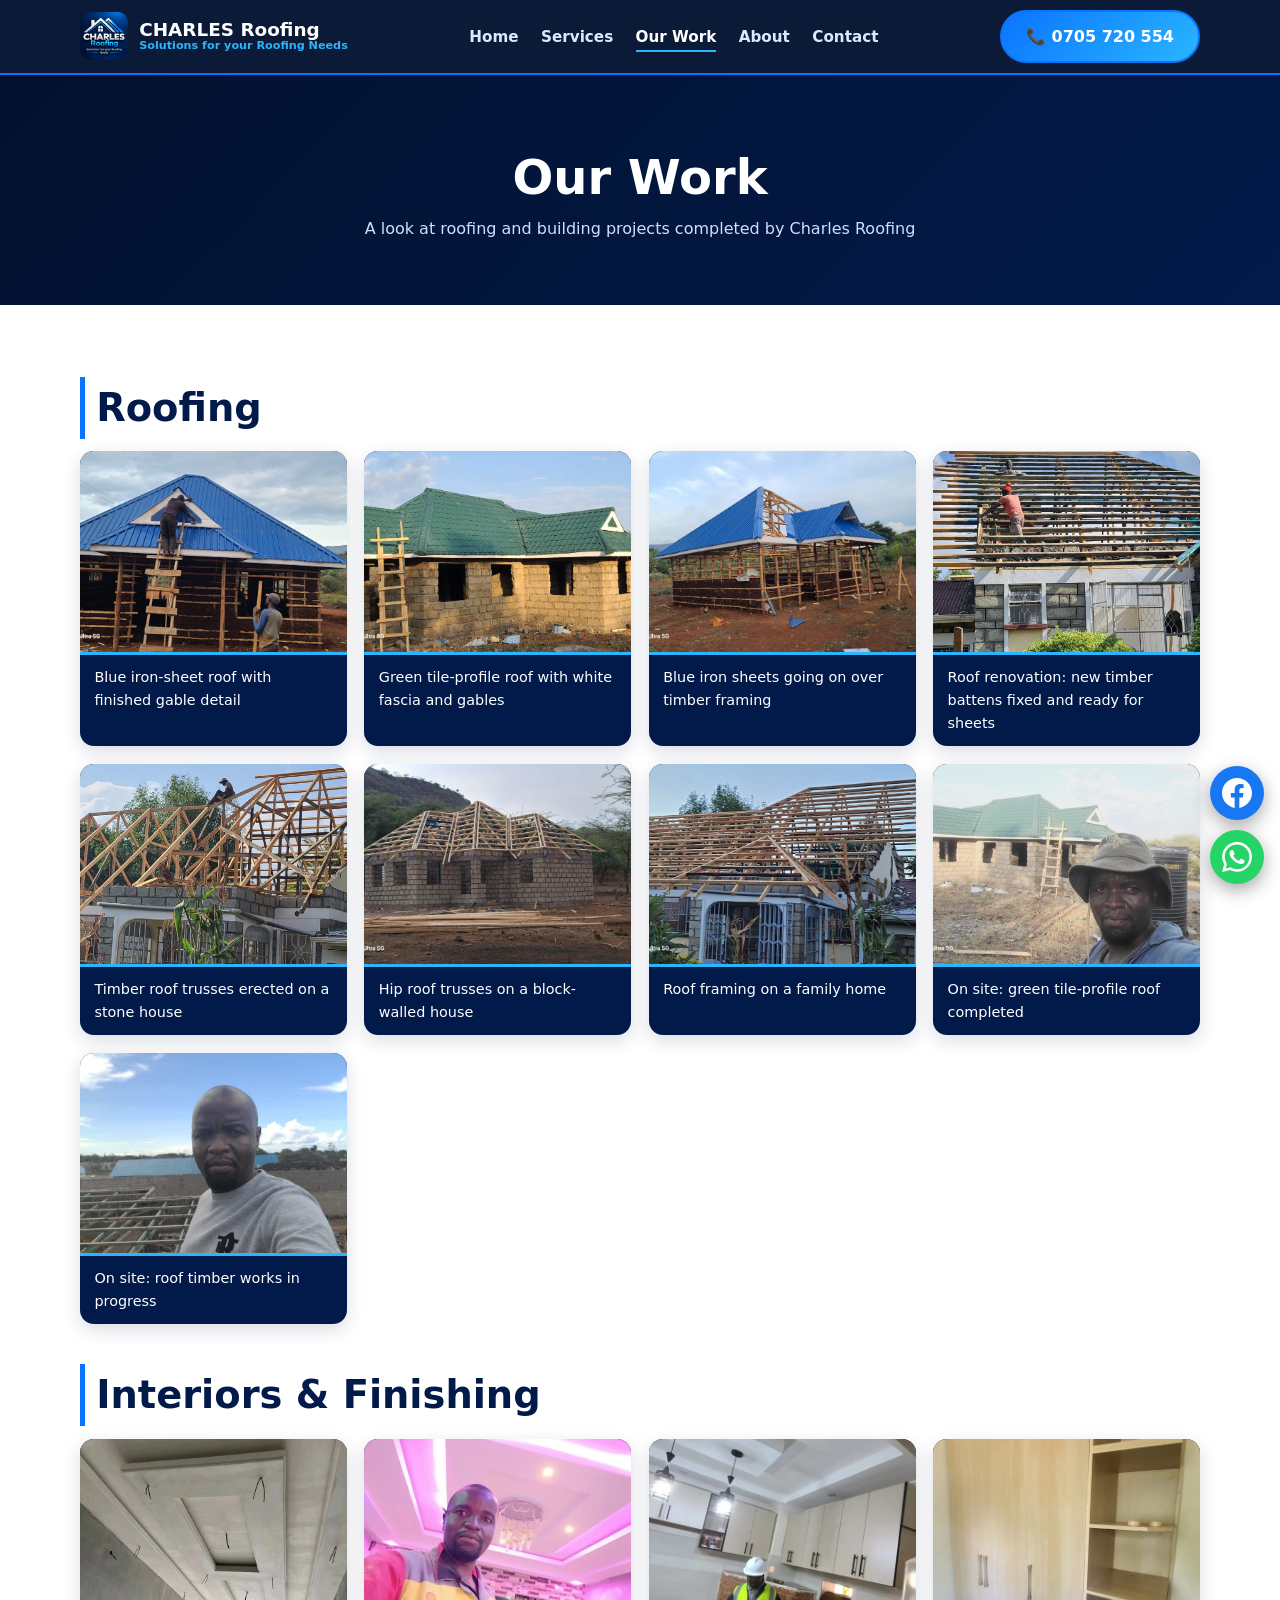
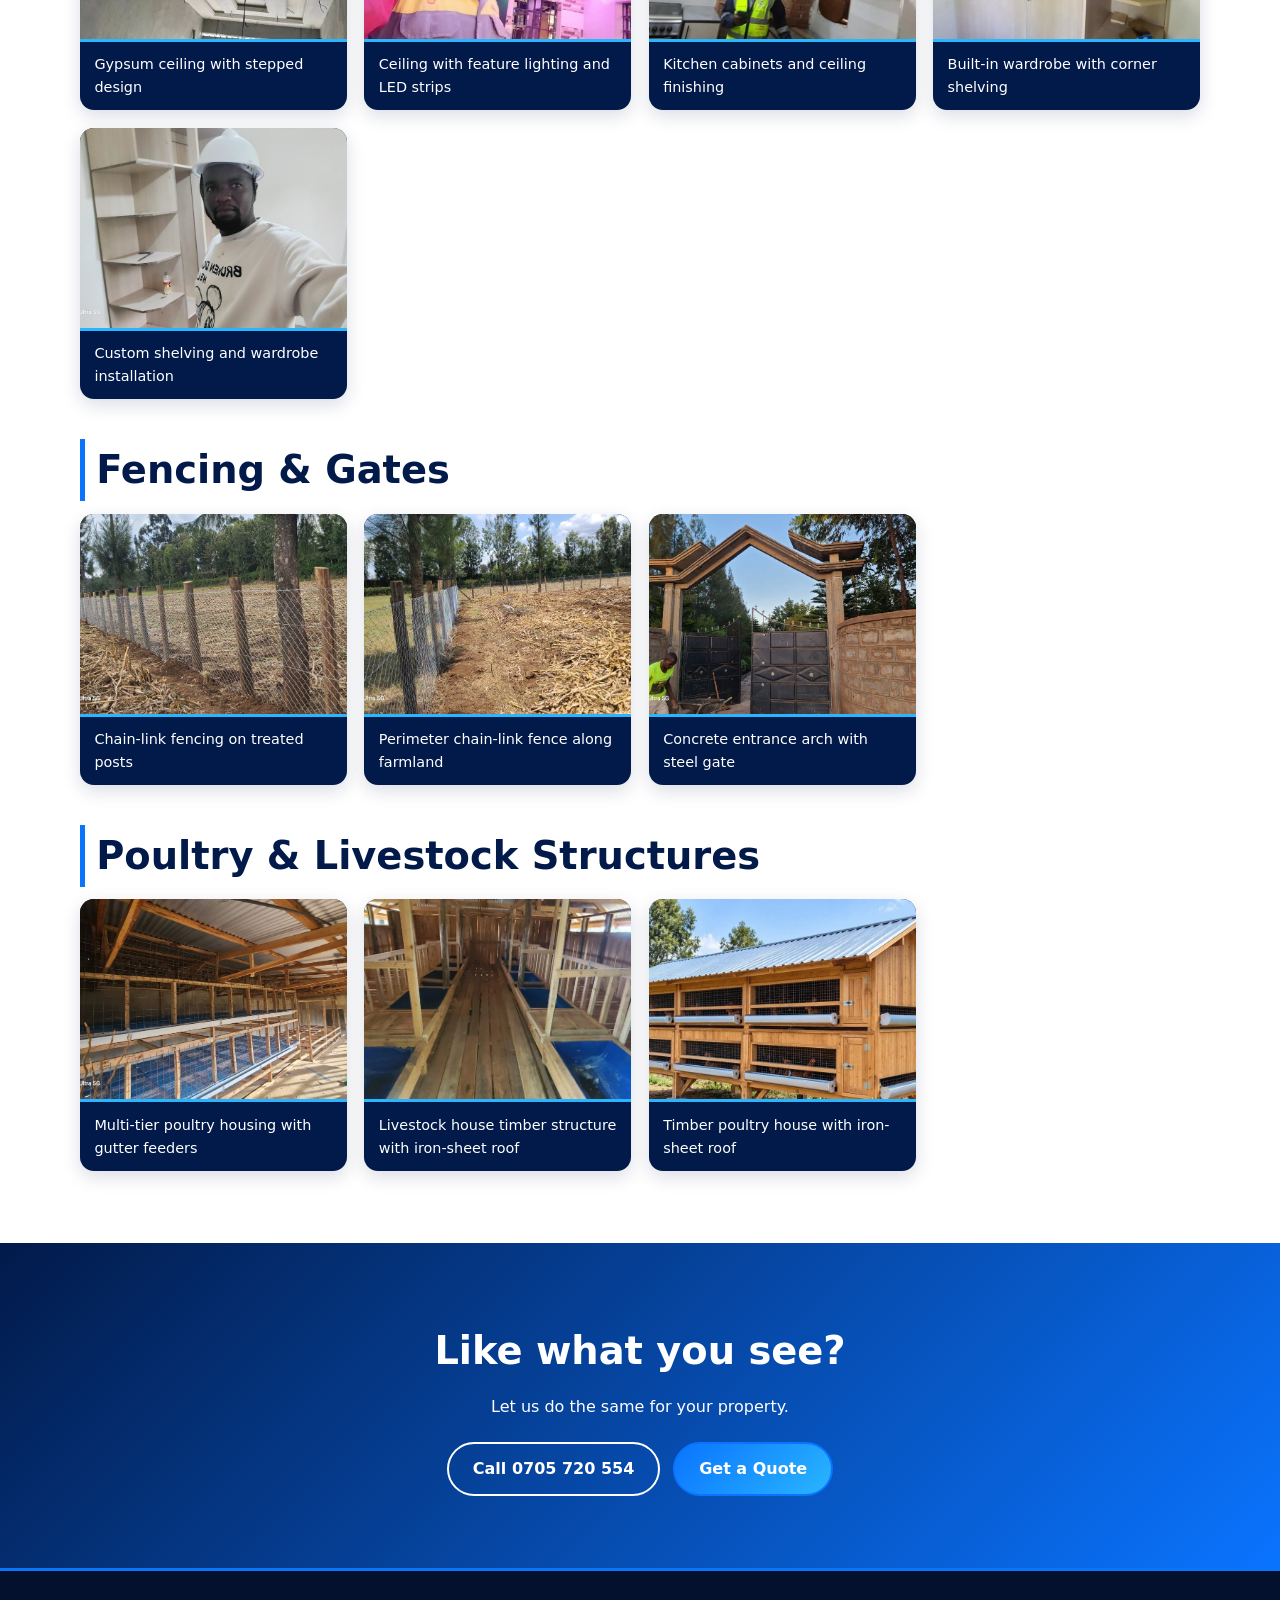
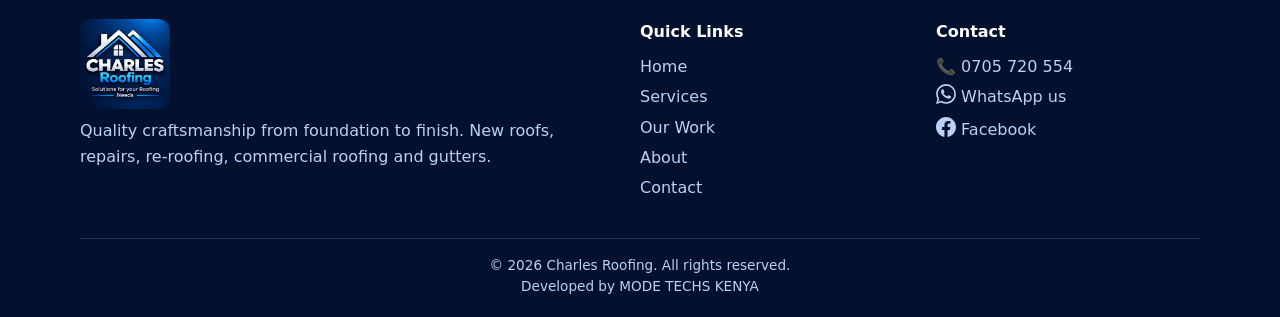
<file: work.html>
<!DOCTYPE html><html lang="en"><head><meta charset="utf-8"><meta name="viewport" content="width=device-width,initial-scale=1">
<title>Our Work | Charles Roofing – Solutions for your Roofing Needs</title>
<meta name="description" content="Charles Roofing in Kiamunyi, Nakuru County: new roof installations, roof repairs, re-roofing, commercial roofing and gutters. Call 0705 720 554."><meta property="og:description" content="Charles Roofing: new roof installations, repairs, re-roofing, commercial roofing and gutters. Call 0705 720 554."><meta property="og:title" content="Charles Roofing – Solutions for your Roofing Needs">
<link rel="icon" href="/favicon.ico" sizes="any"><link rel="icon" type="image/png" href="/images/favicon-192.png" sizes="192x192"><link rel="apple-touch-icon" href="/images/favicon-192.png"><link rel="stylesheet" href="style.css"><link rel="canonical" href="https://charlesroofing.co.ke/work.html"><meta property="og:type" content="website"><meta property="og:site_name" content="Charles Roofing"><meta property="og:image" content="https://charlesroofing.co.ke/images/share.jpg"><meta property="og:image:width" content="1200"><meta property="og:image:height" content="660"><meta name="twitter:card" content="summary_large_image"><meta name="twitter:image" content="https://charlesroofing.co.ke/images/share.jpg"></head><body>
<header><div class="wrap nav"><a class="brand" href="index.html"><img src="images/logo.png" alt="Charles Roofing logo"><span>CHARLES Roofing<small>Solutions for your Roofing Needs</small></span></a>
<nav><button class="burger" aria-label="Menu">☰</button><ul><li><a href="index.html">Home</a></li><li><a href="services.html">Services</a></li><li><a href="work.html" class=on>Our Work</a></li><li><a href="about.html">About</a></li><li><a href="contact.html">Contact</a></li></ul></nav><a class="btn cta-h" href="tel:+254705720554">📞 0705 720 554</a></div></header><div class="page-head"><h1>Our Work</h1><p>A look at roofing and building projects completed by Charles Roofing</p></div><section><div class="wrap"><h2 class="gh">Roofing</h2><div class="gallery"><figure><img loading="lazy" src="images/work/blue-roof.jpg" alt="Blue iron-sheet roof with finished gable detail"><figcaption>Blue iron-sheet roof with finished gable detail</figcaption></figure><figure><img loading="lazy" src="images/work/green-roof.jpg" alt="Green tile-profile roof with white fascia and gables"><figcaption>Green tile-profile roof with white fascia and gables</figcaption></figure><figure><img loading="lazy" src="images/work/blue-sheets.jpg" alt="Blue iron sheets going on over timber framing"><figcaption>Blue iron sheets going on over timber framing</figcaption></figure><figure><img loading="lazy" src="images/work/battens.jpg" alt="Roof renovation: new timber battens fixed and ready for sheets"><figcaption>Roof renovation: new timber battens fixed and ready for sheets</figcaption></figure><figure><img loading="lazy" src="images/work/trusses-1.jpg" alt="Timber roof trusses erected on a stone house"><figcaption>Timber roof trusses erected on a stone house</figcaption></figure><figure><img loading="lazy" src="images/work/trusses-2.jpg" alt="Hip roof trusses on a block-walled house"><figcaption>Hip roof trusses on a block-walled house</figcaption></figure><figure><img loading="lazy" src="images/work/trusses-3.jpg" alt="Roof framing on a family home"><figcaption>Roof framing on a family home</figcaption></figure><figure><img loading="lazy" src="images/work/site-green.jpg" alt="On site: green tile-profile roof completed"><figcaption>On site: green tile-profile roof completed</figcaption></figure><figure><img loading="lazy" src="images/work/site-trusses.jpg" alt="On site: roof timber works in progress"><figcaption>On site: roof timber works in progress</figcaption></figure></div><h2 class="gh">Interiors & Finishing</h2><div class="gallery"><figure><img loading="lazy" src="images/work/ceiling.jpg" alt="Gypsum ceiling with stepped design"><figcaption>Gypsum ceiling with stepped design</figcaption></figure><figure><img loading="lazy" src="images/work/ceiling-led.jpg" alt="Ceiling with feature lighting and LED strips"><figcaption>Ceiling with feature lighting and LED strips</figcaption></figure><figure><img loading="lazy" src="images/work/kitchen.jpg" alt="Kitchen cabinets and ceiling finishing"><figcaption>Kitchen cabinets and ceiling finishing</figcaption></figure><figure><img loading="lazy" src="images/work/wardrobe.jpg" alt="Built-in wardrobe with corner shelving"><figcaption>Built-in wardrobe with corner shelving</figcaption></figure><figure><img loading="lazy" src="images/work/wardrobe-2.jpg" alt="Custom shelving and wardrobe installation"><figcaption>Custom shelving and wardrobe installation</figcaption></figure></div><h2 class="gh">Fencing & Gates</h2><div class="gallery"><figure><img loading="lazy" src="images/work/fence-1.jpg" alt="Chain-link fencing on treated posts"><figcaption>Chain-link fencing on treated posts</figcaption></figure><figure><img loading="lazy" src="images/work/fence-2.jpg" alt="Perimeter chain-link fence along farmland"><figcaption>Perimeter chain-link fence along farmland</figcaption></figure><figure><img loading="lazy" src="images/work/gate.jpg" alt="Concrete entrance arch with steel gate"><figcaption>Concrete entrance arch with steel gate</figcaption></figure></div><h2 class="gh">Poultry & Livestock Structures</h2><div class="gallery"><figure><img loading="lazy" src="images/work/cages.jpg" alt="Multi-tier poultry housing with gutter feeders"><figcaption>Multi-tier poultry housing with gutter feeders</figcaption></figure><figure><img loading="lazy" src="images/work/livestock.jpg" alt="Livestock house timber structure with iron-sheet roof"><figcaption>Livestock house timber structure with iron-sheet roof</figcaption></figure><figure><img loading="lazy" src="images/work/coop.jpg" alt="Timber poultry house with iron-sheet roof"><figcaption>Timber poultry house with iron-sheet roof</figcaption></figure></div></div></section><section class="cta"><div class="wrap"><h2>Like what you see?</h2><p>Let us do the same for your property.</p><div class="btns"><a class="btn ghost" href="tel:+254705720554">Call 0705 720 554</a><a class="btn" href="contact.html">Get a Quote</a></div></div></section><div class="lb" id="lb"><img alt=""><p></p></div><footer><div class="wrap"><div class="fg"><div><img src="images/logo.png" alt="Charles Roofing"><p>Quality craftsmanship from foundation to finish. New roofs, repairs, re-roofing, commercial roofing and gutters.</p></div>
<div><h4>Quick Links</h4><ul><li><a href="index.html">Home</a></li><li><a href="services.html" class=on>Services</a></li><li><a href="work.html">Our Work</a></li><li><a href="about.html">About</a></li><li><a href="contact.html">Contact</a></li></ul></div><div><h4>Contact</h4><ul><li><a href="tel:+254705720554">📞 0705 720 554</a></li><li><a href="https://wa.me/254705720554"><span class="ico"><svg viewBox="0 0 24 24" fill="currentColor" aria-hidden="true"><path d="M17.472 14.382c-.297-.149-1.758-.867-2.03-.967-.273-.099-.471-.148-.67.15-.197.297-.767.966-.94 1.164-.173.199-.347.223-.644.075-.297-.15-1.255-.463-2.39-1.475-.883-.788-1.48-1.761-1.653-2.059-.173-.297-.018-.458.13-.606.134-.133.298-.347.446-.52.149-.174.198-.298.298-.497.099-.198.05-.371-.025-.52-.075-.149-.669-1.612-.916-2.207-.242-.579-.487-.5-.669-.51-.173-.008-.371-.01-.57-.01-.198 0-.52.074-.792.372-.272.297-1.04 1.016-1.04 2.479 0 1.462 1.065 2.875 1.213 3.074.149.198 2.096 3.2 5.077 4.487.709.306 1.262.489 1.694.625.712.227 1.36.195 1.871.118.571-.085 1.758-.719 2.006-1.413.248-.694.248-1.289.173-1.413-.074-.124-.272-.198-.57-.347m-5.421 7.403h-.004a9.87 9.87 0 01-5.031-1.378l-.361-.214-3.741.982.998-3.648-.235-.374a9.86 9.86 0 01-1.51-5.26c.001-5.45 4.436-9.884 9.888-9.884 2.64 0 5.122 1.03 6.988 2.898a9.825 9.825 0 012.893 6.994c-.003 5.45-4.437 9.884-9.885 9.884m8.413-18.297A11.815 11.815 0 0012.05 0C5.495 0 .16 5.335.157 11.892c0 2.096.547 4.142 1.588 5.945L.057 24l6.305-1.654a11.882 11.882 0 005.683 1.448h.005c6.554 0 11.89-5.335 11.893-11.893a11.821 11.821 0 00-3.48-8.413z"/></svg></span> WhatsApp us</a></li><li><a href="https://www.facebook.com/share/19fFmMSjqj/" target="_blank" rel="noopener"><span class="ico"><svg viewBox="0 0 24 24" fill="currentColor" aria-hidden="true"><path d="M24 12.073c0-6.627-5.373-12-12-12s-12 5.373-12 12c0 5.99 4.388 10.954 10.125 11.854v-8.385H7.078v-3.47h3.047V9.43c0-3.007 1.792-4.669 4.533-4.669 1.312 0 2.686.235 2.686.235v2.953H15.83c-1.491 0-1.956.925-1.956 1.874v2.25h3.328l-.532 3.47h-2.796v8.385C19.612 23.027 24 18.062 24 12.073z"/></svg></span> Facebook</a></li></ul></div></div>
<p class="copy">© <script>document.write(new Date().getFullYear())</script> Charles Roofing. All rights reserved.<br>Developed by MODE TECHS KENYA</p></div></footer>
<a class="fb" href="https://www.facebook.com/share/19fFmMSjqj/" target="_blank" rel="noopener" aria-label="Facebook"><svg viewBox="0 0 24 24" fill="currentColor" aria-hidden="true"><path d="M24 12.073c0-6.627-5.373-12-12-12s-12 5.373-12 12c0 5.99 4.388 10.954 10.125 11.854v-8.385H7.078v-3.47h3.047V9.43c0-3.007 1.792-4.669 4.533-4.669 1.312 0 2.686.235 2.686.235v2.953H15.83c-1.491 0-1.956.925-1.956 1.874v2.25h3.328l-.532 3.47h-2.796v8.385C19.612 23.027 24 18.062 24 12.073z"/></svg></a><a class="wa" href="https://wa.me/254705720554" target="_blank" rel="noopener" aria-label="WhatsApp"><svg viewBox="0 0 24 24" fill="currentColor" aria-hidden="true"><path d="M17.472 14.382c-.297-.149-1.758-.867-2.03-.967-.273-.099-.471-.148-.67.15-.197.297-.767.966-.94 1.164-.173.199-.347.223-.644.075-.297-.15-1.255-.463-2.39-1.475-.883-.788-1.48-1.761-1.653-2.059-.173-.297-.018-.458.13-.606.134-.133.298-.347.446-.52.149-.174.198-.298.298-.497.099-.198.05-.371-.025-.52-.075-.149-.669-1.612-.916-2.207-.242-.579-.487-.5-.669-.51-.173-.008-.371-.01-.57-.01-.198 0-.52.074-.792.372-.272.297-1.04 1.016-1.04 2.479 0 1.462 1.065 2.875 1.213 3.074.149.198 2.096 3.2 5.077 4.487.709.306 1.262.489 1.694.625.712.227 1.36.195 1.871.118.571-.085 1.758-.719 2.006-1.413.248-.694.248-1.289.173-1.413-.074-.124-.272-.198-.57-.347m-5.421 7.403h-.004a9.87 9.87 0 01-5.031-1.378l-.361-.214-3.741.982.998-3.648-.235-.374a9.86 9.86 0 01-1.51-5.26c.001-5.45 4.436-9.884 9.888-9.884 2.64 0 5.122 1.03 6.988 2.898a9.825 9.825 0 012.893 6.994c-.003 5.45-4.437 9.884-9.885 9.884m8.413-18.297A11.815 11.815 0 0012.05 0C5.495 0 .16 5.335.157 11.892c0 2.096.547 4.142 1.588 5.945L.057 24l6.305-1.654a11.882 11.882 0 005.683 1.448h.005c6.554 0 11.89-5.335 11.893-11.893a11.821 11.821 0 00-3.48-8.413z"/></svg></a><script src="script.js"></script></body></html>
</file>
<file: style.css>
:root{--navy:#021a4a;--navy2:#03112e;--blue:#0a74ff;--cyan:#29b6ff;--white:#fff;--ink:#0b1b3a;--mist:#eef5ff;--r:14px}
*{box-sizing:border-box;margin:0;padding:0}html{scroll-behavior:smooth}
body{font-family:'Segoe UI',system-ui,Arial,sans-serif;color:var(--ink);line-height:1.6;background:#fff}
img{max-width:100%;display:block}a{color:inherit;text-decoration:none}
.wrap{width:min(1120px,92%);margin:auto}
header{position:sticky;top:0;z-index:50;background:rgba(2,17,46,.96);backdrop-filter:blur(8px);border-bottom:2px solid var(--blue)}
.nav{display:flex;align-items:center;justify-content:space-between;padding:.6rem 0;gap:1rem}
.brand{display:flex;align-items:center;gap:.7rem;color:#fff;font-weight:800;font-size:1.15rem;line-height:1.1}
.brand img{width:48px;height:48px;border-radius:10px}.brand small{display:block;color:var(--cyan);font-weight:600;font-size:.7rem}
nav ul{display:flex;gap:1.4rem;list-style:none}nav a{color:#dbe8ff;font-weight:600;font-size:.95rem;padding:.3rem 0;border-bottom:2px solid transparent}
nav a:hover,nav a.on{color:#fff;border-color:var(--cyan)}
.btn{display:inline-block;padding:.75rem 1.5rem;border-radius:999px;font-weight:700;border:2px solid var(--blue);background:linear-gradient(135deg,var(--blue),var(--cyan));color:#fff;cursor:pointer;font-size:1rem;transition:.2s}
.btn:hover{transform:translateY(-2px);box-shadow:0 8px 20px rgba(10,116,255,.4)}
.btn.ghost{background:transparent;border-color:#fff}
.burger{display:none;background:none;border:0;color:#fff;font-size:1.8rem;cursor:pointer}
.hero{position:relative;overflow:hidden;min-height:34vh;display:flex;align-items:center;color:#fff;background:var(--navy2)}
.hero .box{max-width:560px;padding:2rem 0}
.hero img.logo{width:90px;border-radius:14px;margin-bottom:.8rem;box-shadow:0 10px 30px rgba(0,0,0,.5)}
.hero h1{font-size:clamp(2.2rem,5.5vw,3.8rem);line-height:1.1}.hero h1 span{color:var(--cyan)}
.hero p{margin:.7rem 0 1.2rem;font-size:1.05rem;color:#dbe8ff}.hero .btns{display:flex;gap:.8rem;flex-wrap:wrap}
section{padding:4.5rem 0}.tag{color:var(--blue);font-weight:800;text-transform:uppercase;letter-spacing:.12em;font-size:.8rem}
h2{font-size:clamp(1.7rem,3.5vw,2.4rem);color:var(--navy);margin:.3rem 0 .8rem}.lead{max-width:640px;color:#44547a}
.grid{display:grid;grid-template-columns:repeat(auto-fit,minmax(240px,1fr));gap:1.4rem;margin-top:2.2rem}
.card{background:#fff;border:1px solid #d6e4ff;border-top:4px solid var(--blue);border-radius:var(--r);padding:1.6rem;box-shadow:0 6px 20px rgba(2,26,74,.07);transition:.25s}
.card:hover{transform:translateY(-6px);box-shadow:0 14px 30px rgba(10,116,255,.2)}
.card .ic{font-size:2rem}.card h3{color:var(--navy);margin:.5rem 0 .3rem}.card p{color:#44547a;font-size:.96rem}
.alt{background:var(--mist)}
.work{position:relative;overflow:hidden;background:#000;color:#fff;isolation:isolate}
.work video{position:absolute;inset:0;width:100%;height:100%;object-fit:cover;opacity:.6;z-index:-1}
.work h2{color:#fff}.work .lead{color:#e3eeff}.work .tag{color:var(--cyan)}
.work .card{background:rgba(2,17,46,.72);border-color:rgba(41,182,255,.4);color:#fff;backdrop-filter:blur(4px)}
.work .card h3{color:#fff}.work .card p{color:#d3e2ff}
.cta{background:linear-gradient(135deg,var(--navy),var(--blue));color:#fff;text-align:center}
.cta h2{color:#fff}.cta .btns{display:flex;gap:.8rem;justify-content:center;flex-wrap:wrap;margin-top:1.4rem}
.page-head{background:linear-gradient(135deg,var(--navy2),var(--navy));color:#fff;padding:4rem 0;text-align:center}
.page-head h1{font-size:clamp(2rem,4.5vw,3rem)}.page-head p{color:#cfe0ff}
.split{display:grid;grid-template-columns:1fr 1fr;gap:2.5rem;align-items:center}
.split img{border-radius:var(--r);box-shadow:0 12px 30px rgba(2,26,74,.25)}
form{display:grid;gap:1rem}input,textarea,select{width:100%;padding:.85rem 1rem;border:1.5px solid #bcd3ff;border-radius:10px;font:inherit}
input:focus,textarea:focus,select:focus{outline:none;border-color:var(--blue);box-shadow:0 0 0 3px rgba(10,116,255,.18)}
.ci{display:flex;gap:.8rem;margin:.9rem 0}.ci b{display:block;color:var(--navy)}
footer{background:var(--navy2);color:#bcd0f5;padding:3rem 0 1.2rem;border-top:3px solid var(--blue)}
.fg{display:grid;grid-template-columns:2fr 1fr 1fr;gap:2rem}.fg h4{color:#fff;margin-bottom:.6rem}.fg li{list-style:none;margin:.3rem 0}.fg a:hover{color:var(--cyan)}
.fg img{width:90px;border-radius:12px;margin-bottom:.6rem}.copy{text-align:center;margin-top:2rem;padding-top:1rem;border-top:1px solid rgba(255,255,255,.12);font-size:.85rem}
@media(max-width:820px){.burger{display:block}nav ul{display:none;position:absolute;top:100%;left:0;right:0;flex-direction:column;background:var(--navy2);padding:1rem 4%;gap:.8rem}nav ul.open{display:flex}.nav .btn.cta-h{display:none}.split,.fg{grid-template-columns:1fr}.hero::before{background-position:78% 25%}.hero h1{font-size:1.9rem}}
.wa,.fb{position:fixed;right:16px;z-index:60;width:54px;height:54px;border-radius:50%;display:grid;place-items:center;color:#fff;box-shadow:0 6px 18px rgba(0,0,0,.35);transition:.2s}
.wa{bottom:16px;background:#25D366}.fb{bottom:80px;background:#1877F2}.wa:hover,.fb:hover{transform:scale(1.1)}.wa svg,.fb svg{width:30px;height:30px}
.ico{display:inline-block;vertical-align:middle}.ico svg{width:20px;height:20px;fill:currentColor}.ci .ico{color:#25D366}.ci .ico svg{width:28px;height:28px}
.gh{margin-top:2.5rem;padding-left:.7rem;border-left:5px solid var(--blue)}.gh:first-child{margin-top:0}
.gallery{display:grid;grid-template-columns:repeat(auto-fill,minmax(250px,1fr));gap:1.1rem}
.gallery figure{border-radius:var(--r);overflow:hidden;background:var(--navy);box-shadow:0 6px 18px rgba(2,26,74,.15);cursor:zoom-in}
.gallery img{width:100%;aspect-ratio:4/3;object-fit:cover;transition:.3s}.gallery figure:hover img{transform:scale(1.05)}
.gallery figcaption{color:#fff;padding:.7rem .9rem;font-size:.9rem;border-top:3px solid var(--cyan)}
.pv{padding:0;overflow:hidden}.pv img{width:100%;aspect-ratio:4/3;object-fit:cover}.pv p{padding:.8rem 1rem;font-weight:600;font-size:.92rem}
.lb{display:none;position:fixed;inset:0;z-index:100;background:rgba(2,10,30,.94);flex-direction:column;align-items:center;justify-content:center;padding:1rem;cursor:zoom-out}
.lb.on{display:flex}.lb img{max-width:96%;max-height:80vh;border-radius:10px}.lb p{color:#fff;margin-top:.8rem;text-align:center}

.hero::before{content:"";position:absolute;inset:-6%;background:url(images/hero.jpg) center right/cover;animation:kb 16s ease-in-out infinite alternate;z-index:0}
.hero::after{content:"";position:absolute;inset:0;background:linear-gradient(90deg,rgba(2,17,46,.92) 0%,rgba(2,26,74,.55) 55%,rgba(2,17,46,.1) 100%);z-index:1}
.hero .wrap{position:relative;z-index:2}
@keyframes kb{0%{transform:scale(1) translate(0,0)}100%{transform:scale(1.14) translate(-3%,2%)}}
@keyframes up{from{opacity:0;transform:translateY(24px)}to{opacity:1;transform:none}}
@keyframes flo{0%,100%{transform:translateY(0)}50%{transform:translateY(-8px)}}
@keyframes ring{0%{box-shadow:0 0 0 0 rgba(37,211,102,.7)}100%{box-shadow:0 0 0 20px rgba(37,211,102,0)}}
@keyframes ringb{0%{box-shadow:0 0 0 0 rgba(24,119,242,.7)}100%{box-shadow:0 0 0 20px rgba(24,119,242,0)}}
@keyframes glow{0%,100%{box-shadow:0 0 0 0 rgba(41,182,255,.7)}50%{box-shadow:0 0 0 12px rgba(41,182,255,0)}}
@keyframes shine{0%{left:-60%}60%,100%{left:130%}}
.hero img.logo{animation:up .8s both,flo 4s 1s ease-in-out infinite}
.hero h1{animation:up .8s .15s both}.hero p{animation:up .8s .3s both}.hero .btns{animation:up .8s .45s both}
.hero .btn:first-child{position:relative;overflow:hidden;animation:glow 2s infinite}
.hero .btn:first-child::after{content:"";position:absolute;top:0;left:-60%;width:40%;height:100%;background:linear-gradient(120deg,transparent,rgba(255,255,255,.55),transparent);transform:skewX(-20deg);animation:shine 3s infinite}
.wa{animation:ring 1.8s infinite,flo 3s ease-in-out infinite}
.fb{animation:ringb 1.8s .6s infinite,flo 3s .5s ease-in-out infinite}
@media(prefers-reduced-motion:reduce){*,::before,::after{animation:none!important}}
</file>
